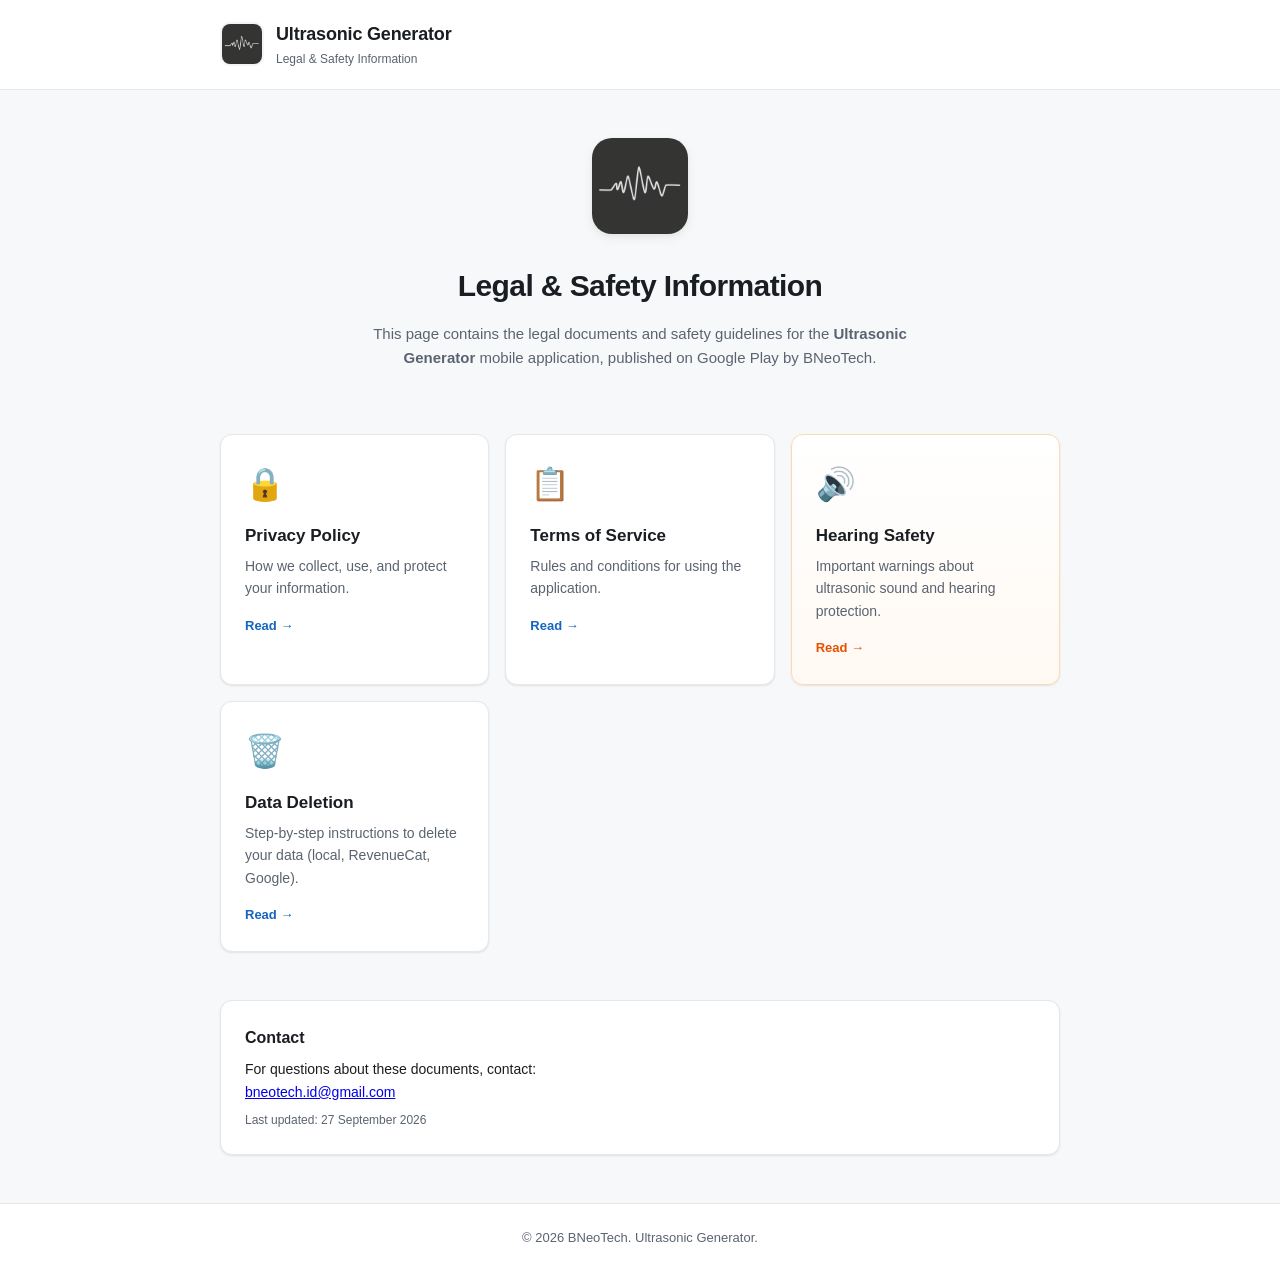
<file: index.html>
<!DOCTYPE html>
<html lang="en">
<head>
    <meta charset="UTF-8">
    <meta name="viewport" content="width=device-width, initial-scale=1.0">
    <title>Ultrasonic Generator — Legal &amp; Safety</title>
    <meta name="description" content="Privacy Policy, Terms of Service, and Hearing Safety information for the Ultrasonic Generator app.">
    <link rel="icon" type="image/png" href="logo.png">
    <link rel="apple-touch-icon" href="logo.png">
    <link rel="stylesheet" href="style.css">
</head>
<body>
    <header class="site-header">
        <div class="container">
            <a class="brand" href="index.html">
                <img class="brand-logo" src="logo.png" alt="Ultrasonic Generator logo">
                <div>
                    <h1>Ultrasonic Generator</h1>
                    <p class="brand-sub">Legal &amp; Safety Information</p>
                </div>
            </a>
        </div>
    </header>

    <main class="container">
        <section class="hero">
            <img class="hero-logo" src="logo.png" alt="Ultrasonic Generator">
            <h2>Legal &amp; Safety Information</h2>
            <p>
                This page contains the legal documents and safety guidelines for
                the <strong>Ultrasonic Generator</strong> mobile application,
                published on Google Play by BNeoTech.
            </p>
        </section>

        <div class="card-grid">
            <a class="card" href="privacy.html">
                <div class="card-icon">🔒</div>
                <h3>Privacy Policy</h3>
                <p>How we collect, use, and protect your information.</p>
                <span class="card-link">Read →</span>
            </a>

            <a class="card" href="terms.html">
                <div class="card-icon">📋</div>
                <h3>Terms of Service</h3>
                <p>Rules and conditions for using the application.</p>
                <span class="card-link">Read →</span>
            </a>

            <a class="card card-safety" href="safety.html">
                <div class="card-icon">🔊</div>
                <h3>Hearing Safety</h3>
                <p>Important warnings about ultrasonic sound and hearing protection.</p>
                <span class="card-link">Read →</span>
            </a>

            <a class="card" href="privacy.html#data-deletion">
                <div class="card-icon">🗑️</div>
                <h3>Data Deletion</h3>
                <p>Step-by-step instructions to delete your data (local, RevenueCat, Google).</p>
                <span class="card-link">Read →</span>
            </a>
        </div>

        <section class="contact">
            <h3>Contact</h3>
            <p>
                For questions about these documents, contact:<br>
                <a href="mailto:bneotech.id@gmail.com">bneotech.id@gmail.com</a>
            </p>
            <p class="muted">
                Last updated: 27 September 2026
            </p>
        </section>
    </main>

    <footer class="site-footer">
        <div class="container">
            <p>&copy; 2026 BNeoTech. Ultrasonic Generator.</p>
        </div>
    </footer>
</body>
</html>
</file>
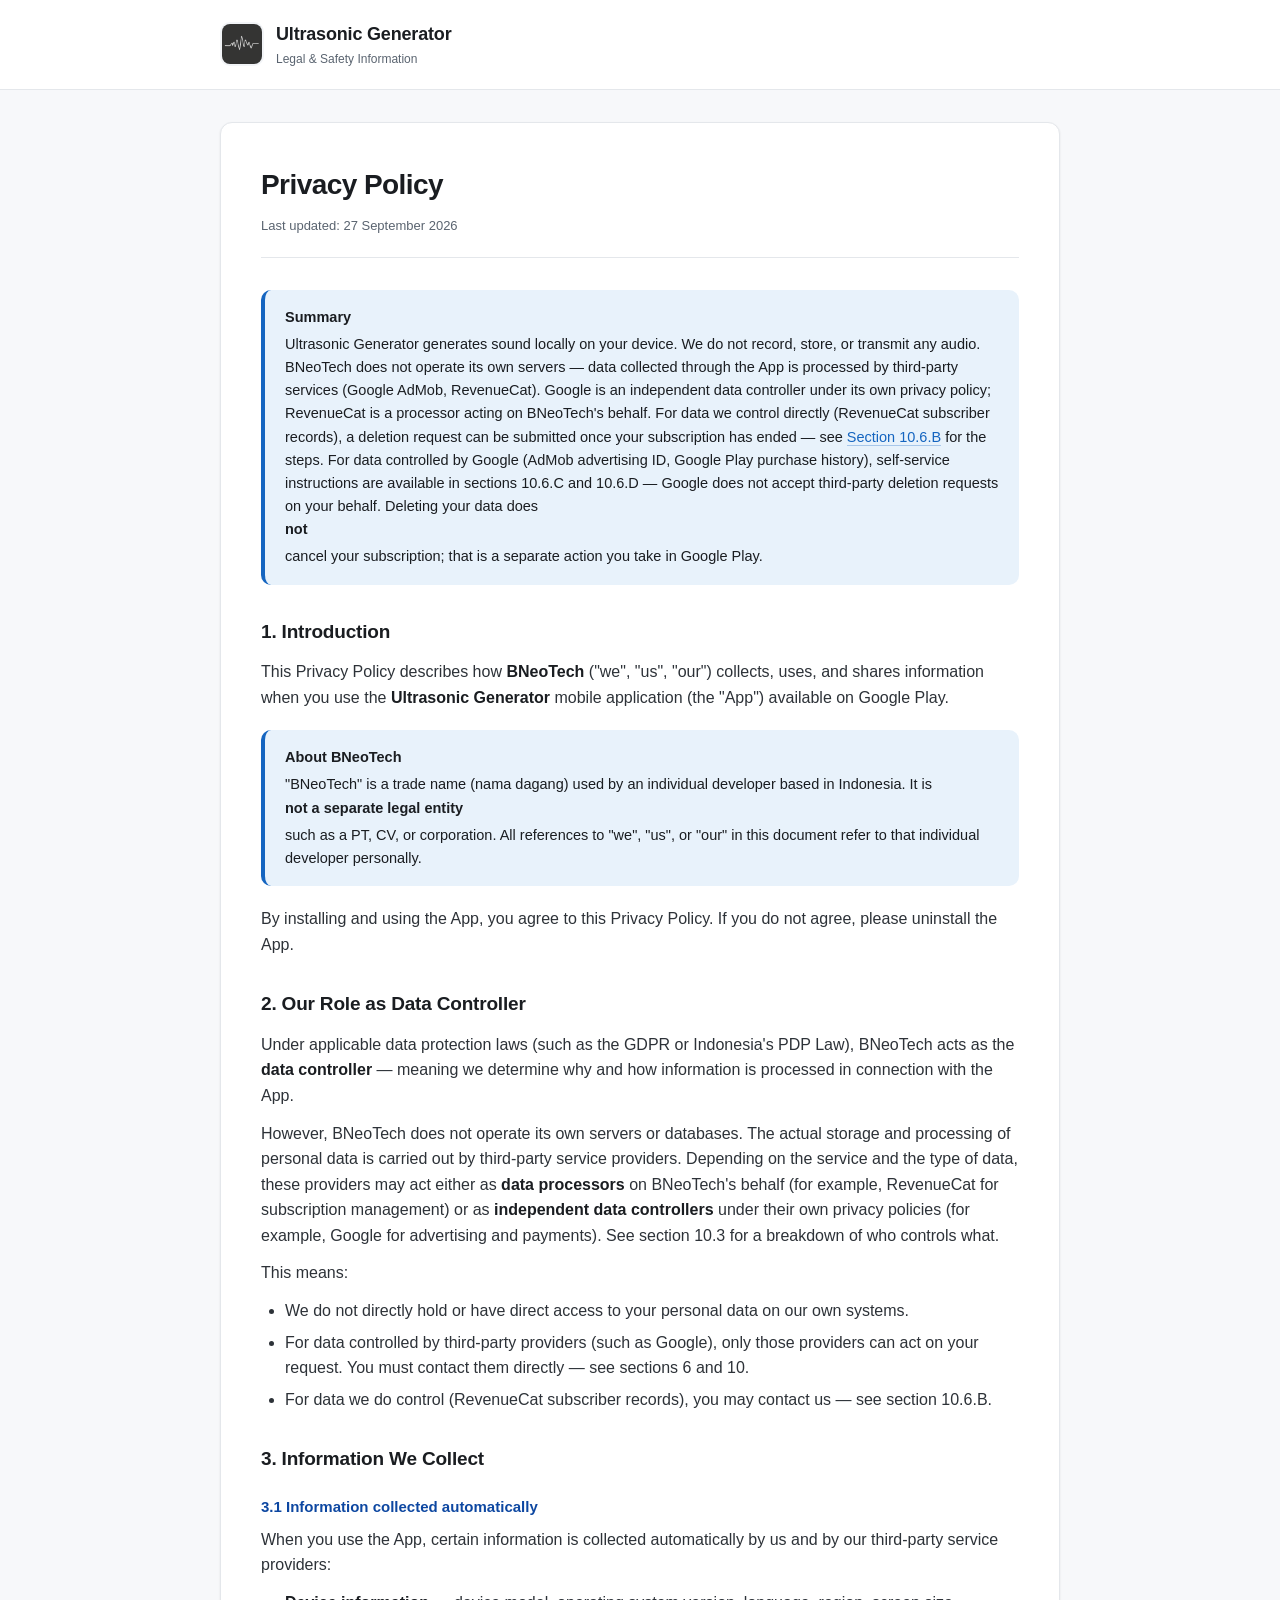
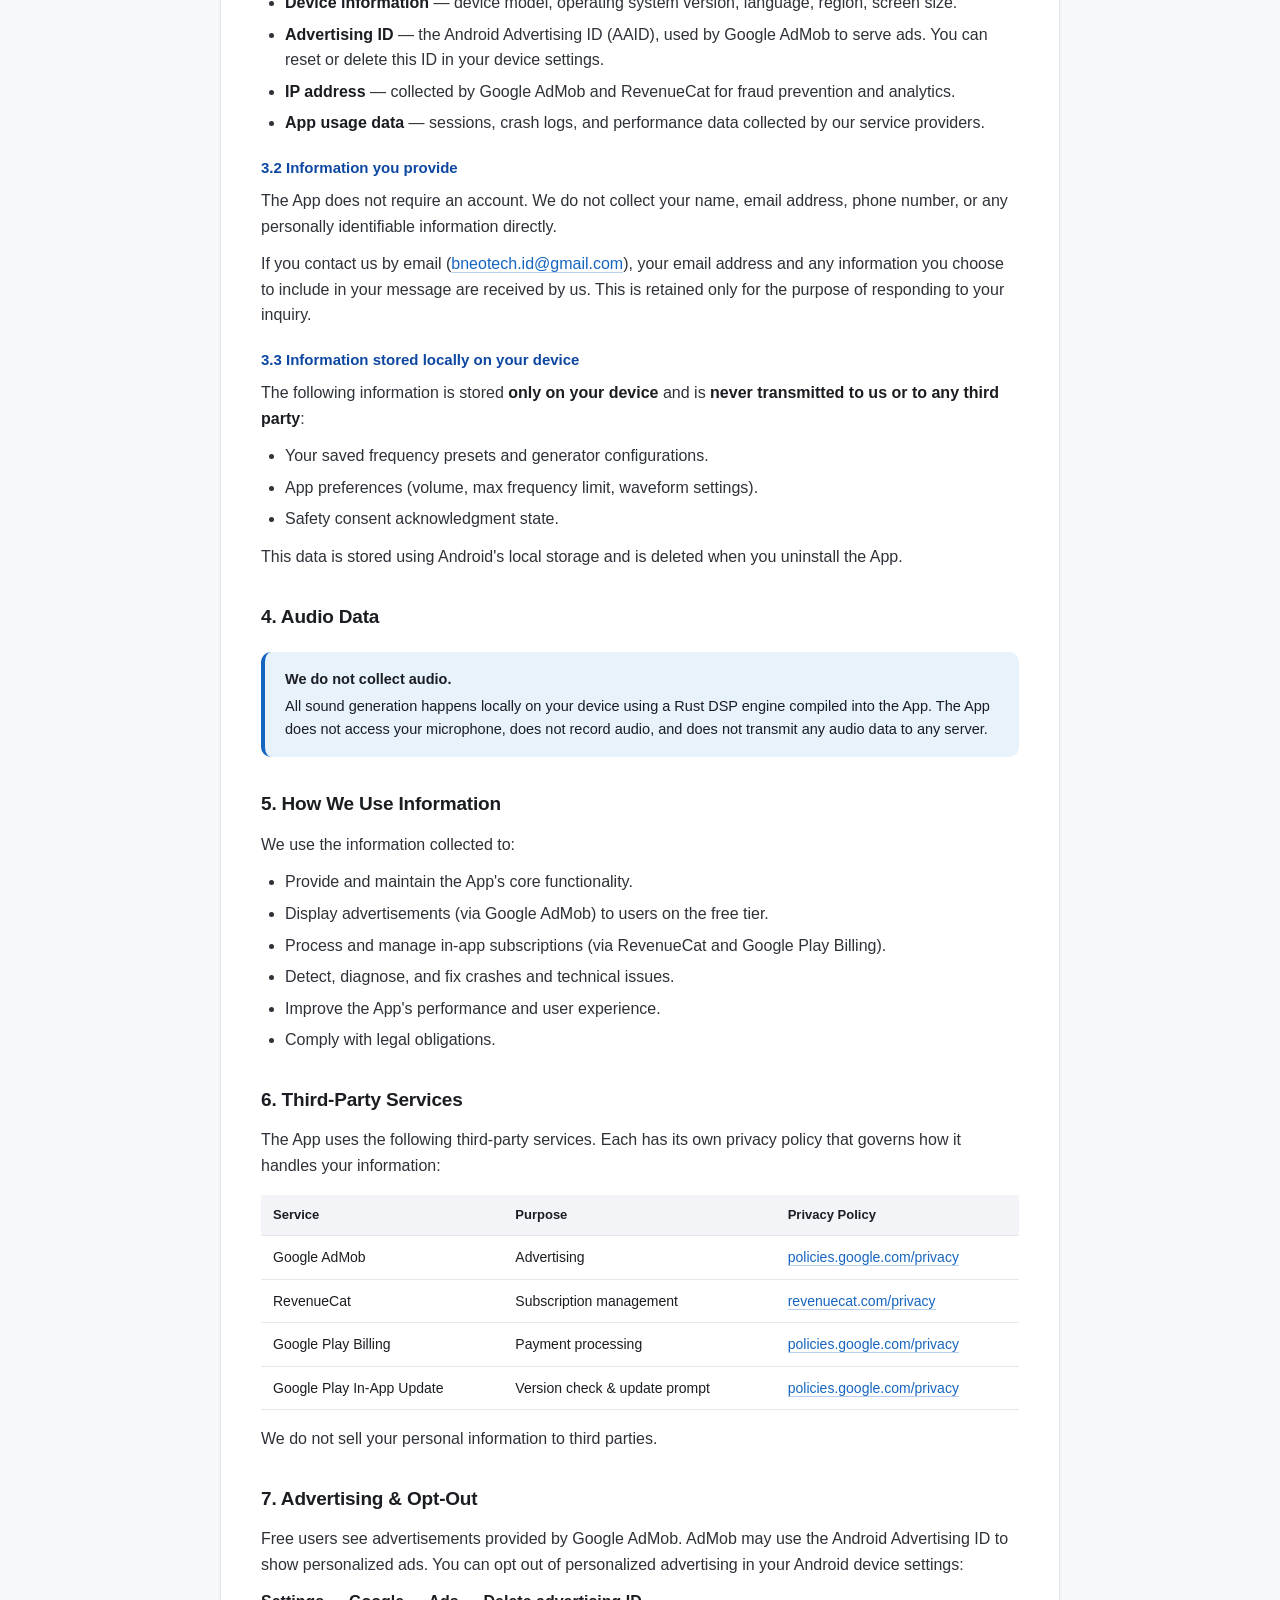
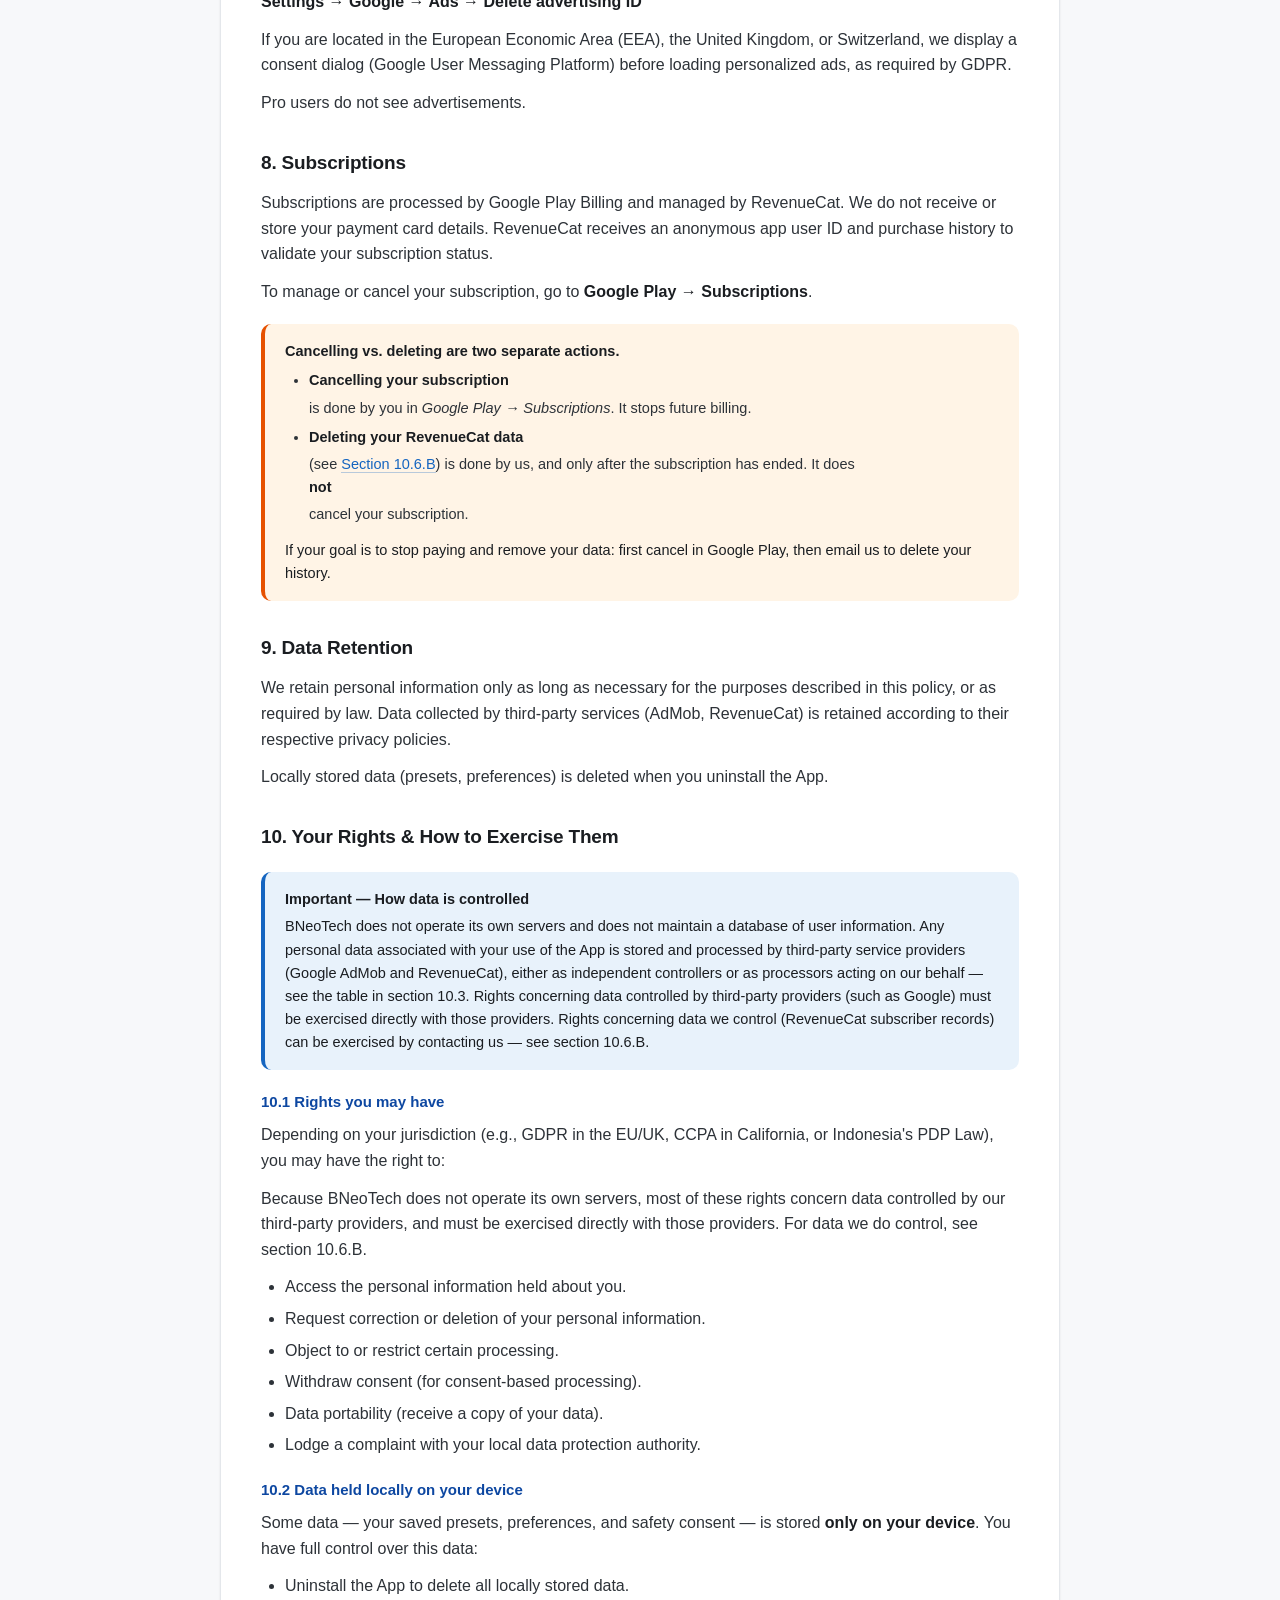
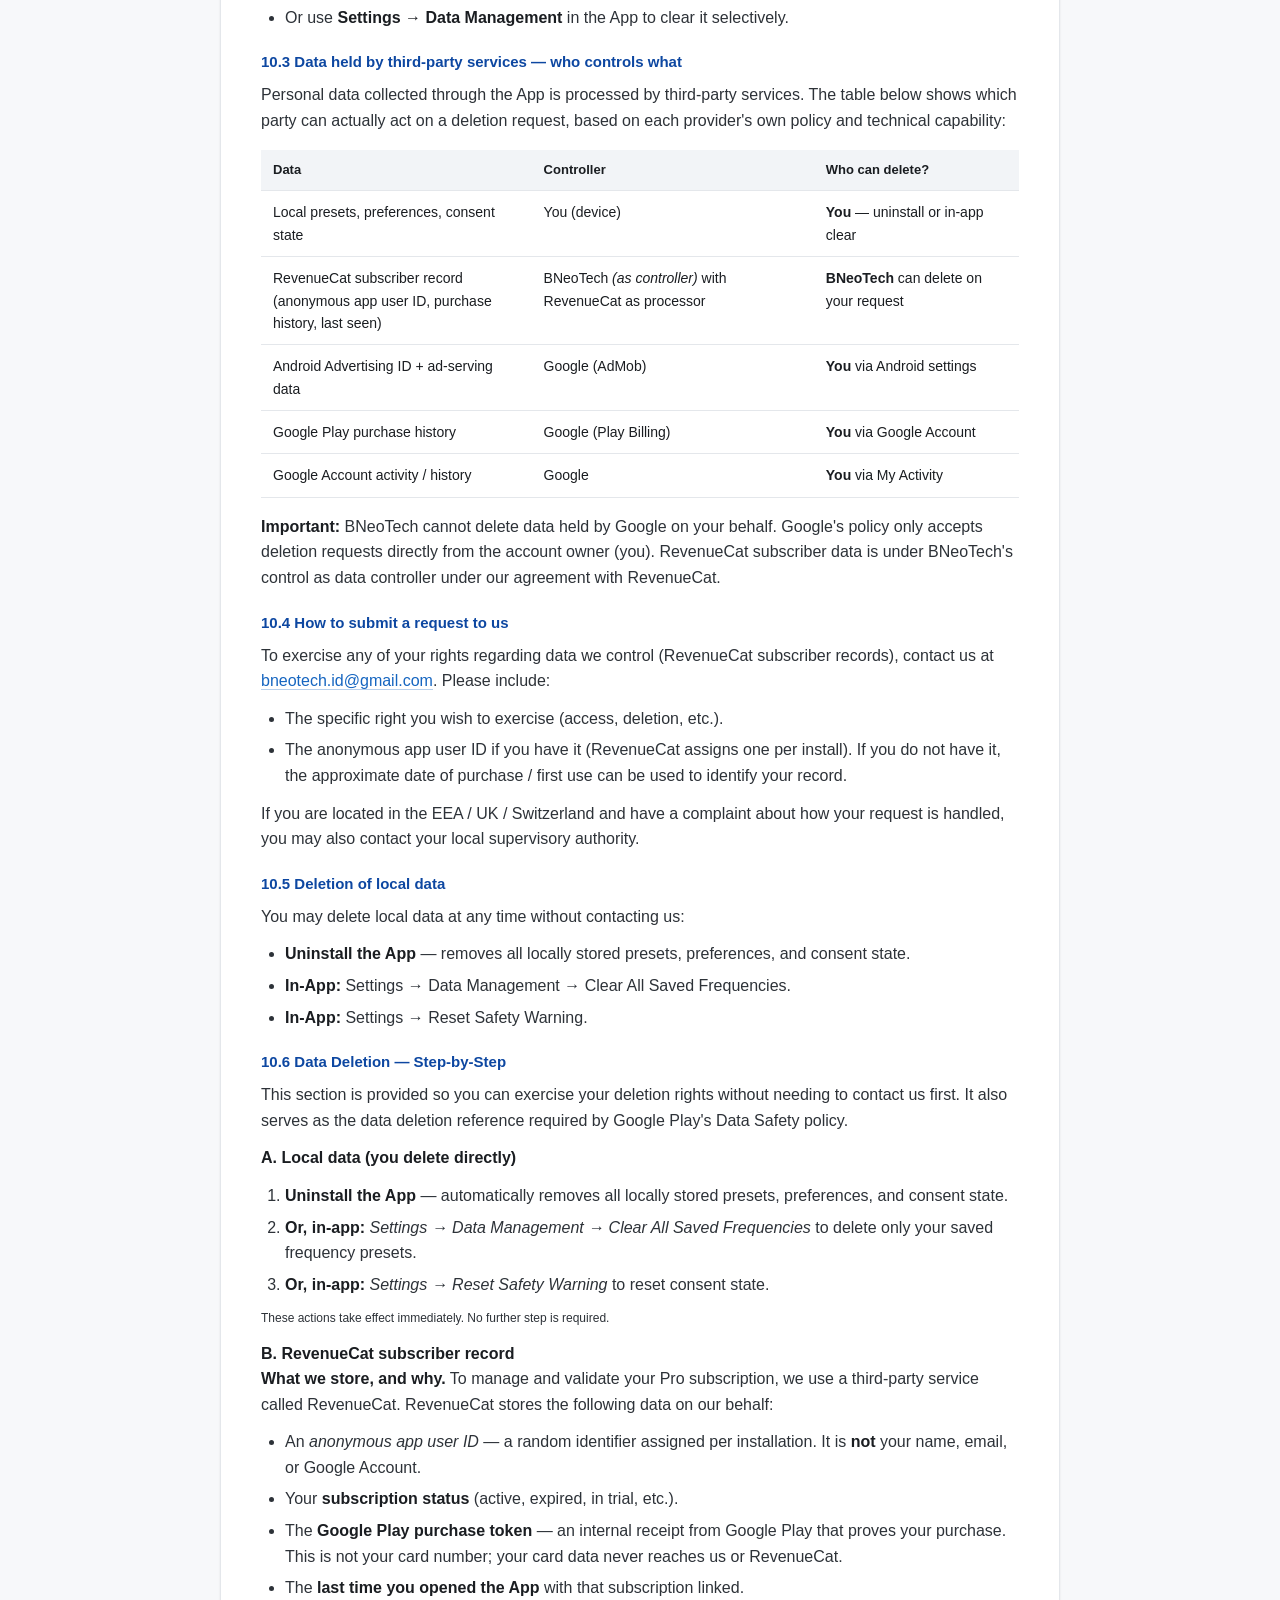
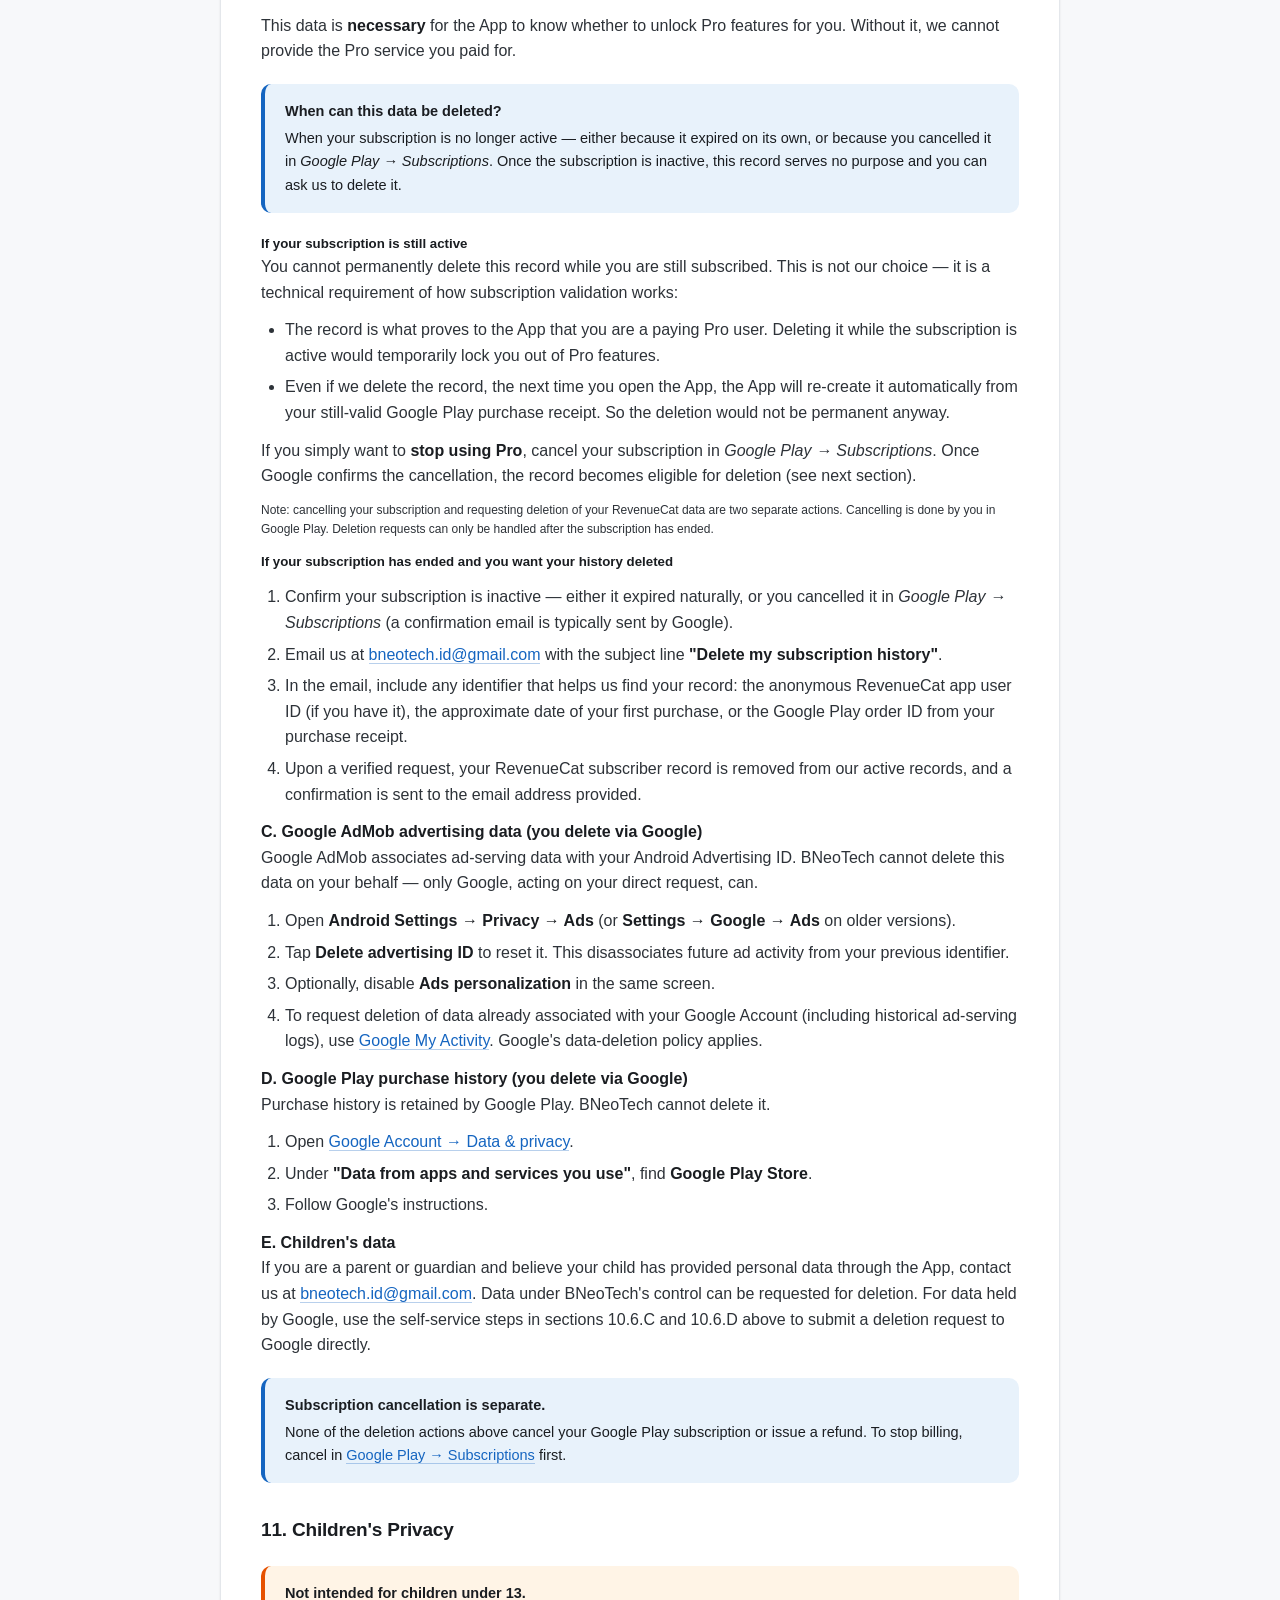
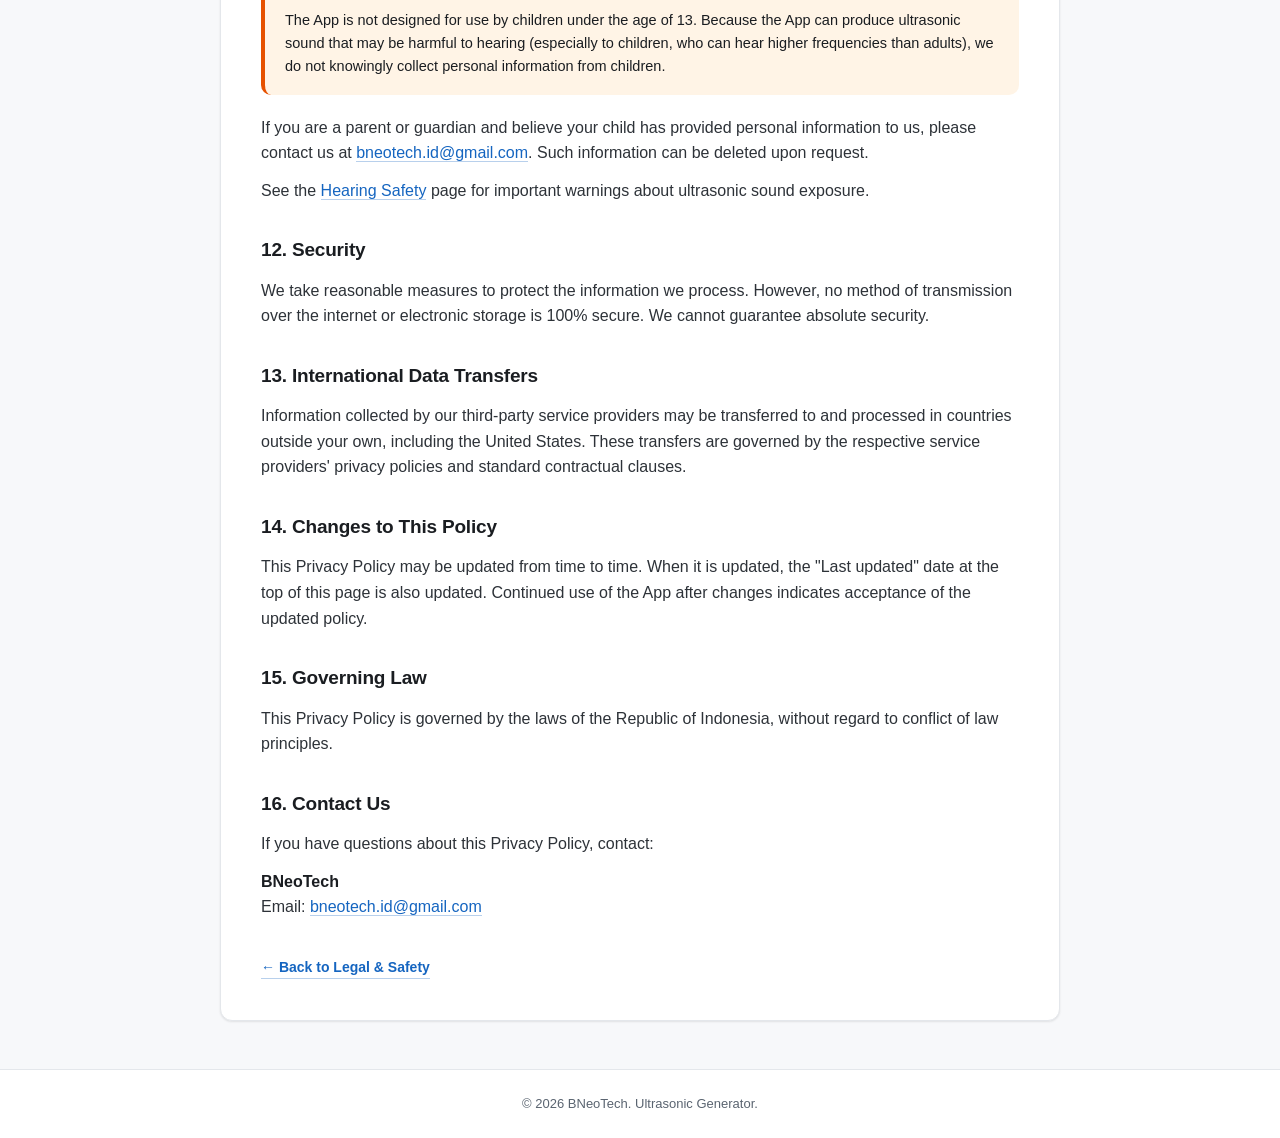
<file: privacy.html>
<!DOCTYPE html>
<html lang="en">
<head>
    <meta charset="UTF-8">
    <meta name="viewport" content="width=device-width, initial-scale=1.0">
    <title>Privacy Policy — Ultrasonic Generator</title>
    <meta name="description" content="Privacy Policy for the Ultrasonic Generator mobile application.">
    <link rel="icon" type="image/png" href="logo.png">
    <link rel="apple-touch-icon" href="logo.png">
    <link rel="stylesheet" href="style.css">
</head>
<body>
    <header class="site-header">
        <div class="container">
            <a class="brand" href="index.html">
                <img class="brand-logo" src="logo.png" alt="Ultrasonic Generator logo">
                <div>
                    <h1>Ultrasonic Generator</h1>
                    <p class="brand-sub">Legal &amp; Safety Information</p>
                </div>
            </a>
        </div>
    </header>

    <main class="container">
        <article class="doc">
            <h1>Privacy Policy</h1>
            <p class="meta">Last updated: 27 September 2026</p>

            <div class="callout callout-info">
                <strong>Summary</strong>
                Ultrasonic Generator generates sound locally on your device.
                We do not record, store, or transmit any audio. BNeoTech does
                not operate its own servers — data collected through the App
                is processed by third-party services (Google AdMob,
                RevenueCat). Google is an independent data controller under
                its own privacy policy; RevenueCat is a processor acting on
                BNeoTech's behalf. For data we control directly
                (RevenueCat subscriber records), a deletion request can be
                submitted once your subscription has ended — see
                <a href="#data-deletion">Section 10.6.B</a> for the steps.
                For data controlled by Google (AdMob advertising ID, Google
                Play purchase history), self-service instructions are
                available in sections 10.6.C and 10.6.D — Google does not
                accept third-party deletion requests on your behalf.
                Deleting your data does <strong>not</strong> cancel your
                subscription; that is a separate action you take in Google
                Play.
            </div>

            <h2>1. Introduction</h2>
            <p>
                This Privacy Policy describes how <strong>BNeoTech</strong>
                ("we", "us", "our") collects, uses, and shares information when
                you use the <strong>Ultrasonic Generator</strong> mobile
                application (the "App") available on Google Play.
            </p>
            <div class="callout callout-info">
                <strong>About BNeoTech</strong>
                "BNeoTech" is a trade name (nama dagang) used by an individual
                developer based in Indonesia. It is <strong>not a separate legal
                entity</strong> such as a PT, CV, or corporation. All references
                to "we", "us", or "our" in this document refer to that
                individual developer personally.
            </div>
            <p>
                By installing and using the App, you agree to this Privacy Policy.
                If you do not agree, please uninstall the App.
            </p>

            <h2>2. Our Role as Data Controller</h2>
            <p>
                Under applicable data protection laws (such as the GDPR or
                Indonesia's PDP Law), BNeoTech acts as the
                <strong>data controller</strong> — meaning we determine why and
                how information is processed in connection with the App.
            </p>
            <p>
                However, BNeoTech does not operate its own servers or databases.
                The actual storage and processing of personal data is carried
                out by third-party service providers. Depending on the service
                and the type of data, these providers may act either as
                <strong>data processors</strong> on BNeoTech's behalf (for
                example, RevenueCat for subscription management) or as
                <strong>independent data controllers</strong> under their own
                privacy policies (for example, Google for advertising and
                payments). See section 10.3 for a breakdown of who controls
                what.
            </p>
            <p>
                This means:
            </p>
            <ul>
                <li>We do not directly hold or have direct access to your personal data on our own systems.</li>
                <li>For data controlled by third-party providers (such as Google), only those providers can act on your request. You must contact them directly — see sections 6 and 10.</li>
                <li>For data we do control (RevenueCat subscriber records), you may contact us — see section 10.6.B.</li>
            </ul>

            <h2>3. Information We Collect</h2>

            <h3>3.1 Information collected automatically</h3>
            <p>
                When you use the App, certain information is collected
                automatically by us and by our third-party service providers:
            </p>
            <ul>
                <li><strong>Device information</strong> — device model, operating system version, language, region, screen size.</li>
                <li><strong>Advertising ID</strong> — the Android Advertising ID (AAID), used by Google AdMob to serve ads. You can reset or delete this ID in your device settings.</li>
                <li><strong>IP address</strong> — collected by Google AdMob and RevenueCat for fraud prevention and analytics.</li>
                <li><strong>App usage data</strong> — sessions, crash logs, and performance data collected by our service providers.</li>
            </ul>

            <h3>3.2 Information you provide</h3>
            <p>
                The App does not require an account. We do not collect your name,
                email address, phone number, or any personally identifiable
                information directly.
            </p>
            <p>
                If you contact us by email
                (<a href="mailto:bneotech.id@gmail.com">bneotech.id@gmail.com</a>),
                your email address and any information you choose to include
                in your message are received by us. This is retained only for
                the purpose of responding to your inquiry.
            </p>

            <h3>3.3 Information stored locally on your device</h3>
            <p>
                The following information is stored <strong>only on your device</strong>
                and is <strong>never transmitted to us or to any third party</strong>:
            </p>
            <ul>
                <li>Your saved frequency presets and generator configurations.</li>
                <li>App preferences (volume, max frequency limit, waveform settings).</li>
                <li>Safety consent acknowledgment state.</li>
            </ul>
            <p>
                This data is stored using Android's local storage and is deleted
                when you uninstall the App.
            </p>

            <h2>4. Audio Data</h2>
            <div class="callout callout-info">
                <strong>We do not collect audio.</strong>
                All sound generation happens locally on your device using a Rust
                DSP engine compiled into the App. The App does not access your
                microphone, does not record audio, and does not transmit any
                audio data to any server.
            </div>

            <h2>5. How We Use Information</h2>
            <p>We use the information collected to:</p>
            <ul>
                <li>Provide and maintain the App's core functionality.</li>
                <li>Display advertisements (via Google AdMob) to users on the free tier.</li>
                <li>Process and manage in-app subscriptions (via RevenueCat and Google Play Billing).</li>
                <li>Detect, diagnose, and fix crashes and technical issues.</li>
                <li>Improve the App's performance and user experience.</li>
                <li>Comply with legal obligations.</li>
            </ul>

            <h2>6. Third-Party Services</h2>
            <p>
                The App uses the following third-party services. Each has its
                own privacy policy that governs how it handles your information:
            </p>
            <table>
                <thead>
                    <tr>
                        <th>Service</th>
                        <th>Purpose</th>
                        <th>Privacy Policy</th>
                    </tr>
                </thead>
                <tbody>
                    <tr>
                        <td>Google AdMob</td>
                        <td>Advertising</td>
                        <td><a href="https://policies.google.com/privacy" target="_blank" rel="noopener">policies.google.com/privacy</a></td>
                    </tr>
                    <tr>
                        <td>RevenueCat</td>
                        <td>Subscription management</td>
                        <td><a href="https://www.revenuecat.com/privacy" target="_blank" rel="noopener">revenuecat.com/privacy</a></td>
                    </tr>
                    <tr>
                        <td>Google Play Billing</td>
                        <td>Payment processing</td>
                        <td><a href="https://policies.google.com/privacy" target="_blank" rel="noopener">policies.google.com/privacy</a></td>
                    </tr>
                    <tr>
                        <td>Google Play In-App Update</td>
                        <td>Version check &amp; update prompt</td>
                        <td><a href="https://policies.google.com/privacy" target="_blank" rel="noopener">policies.google.com/privacy</a></td>
                    </tr>
                </tbody>
            </table>
            <p>
                We do not sell your personal information to third parties.
            </p>

            <h2>7. Advertising &amp; Opt-Out</h2>
            <p>
                Free users see advertisements provided by Google AdMob. AdMob may
                use the Android Advertising ID to show personalized ads. You can
                opt out of personalized advertising in your Android device
                settings:
            </p>
            <p>
                <strong>Settings → Google → Ads → Delete advertising ID</strong>
            </p>
            <p>
                If you are located in the European Economic Area (EEA), the
                United Kingdom, or Switzerland, we display a consent dialog
                (Google User Messaging Platform) before loading personalized ads,
                as required by GDPR.
            </p>
            <p>
                Pro users do not see advertisements.
            </p>

            <h2 id="subscriptions">8. Subscriptions</h2>
            <p>
                Subscriptions are processed by Google Play Billing and managed by
                RevenueCat. We do not receive or store your payment card details.
                RevenueCat receives an anonymous app user ID and purchase history
                to validate your subscription status.
            </p>
            <p>
                To manage or cancel your subscription, go to
                <strong>Google Play → Subscriptions</strong>.
            </p>
            <div class="callout callout-warning">
                <strong>Cancelling vs. deleting are two separate actions.</strong>
                <ul style="margin-top:6px;">
                    <li>
                        <strong>Cancelling your subscription</strong> is done by
                        you in <em>Google Play → Subscriptions</em>. It stops
                        future billing.
                    </li>
                    <li>
                        <strong>Deleting your RevenueCat data</strong> (see
                        <a href="#data-deletion">Section 10.6.B</a>) is done by
                        us, and only after the subscription has ended. It does
                        <strong>not</strong> cancel your subscription.
                    </li>
                </ul>
                If your goal is to stop paying and remove your data: first
                cancel in Google Play, then email us to delete your history.
            </div>

            <h2>9. Data Retention</h2>
            <p>
                We retain personal information only as long as necessary for the
                purposes described in this policy, or as required by law.
                Data collected by third-party services (AdMob, RevenueCat) is
                retained according to their respective privacy policies.
            </p>
            <p>
                Locally stored data (presets, preferences) is deleted when you
                uninstall the App.
            </p>

            <h2>10. Your Rights &amp; How to Exercise Them</h2>

            <div class="callout callout-info">
                <strong>Important — How data is controlled</strong>
                BNeoTech does not operate its own servers and does not maintain
                a database of user information. Any personal data associated
                with your use of the App is stored and processed by third-party
                service providers (Google AdMob and RevenueCat), either as
                independent controllers or as processors acting on our behalf
                — see the table in section 10.3. Rights concerning data
                controlled by third-party providers (such as Google) must be
                exercised directly with those providers. Rights concerning
                data we control (RevenueCat subscriber records) can be
                exercised by contacting us — see section 10.6.B.
            </div>

            <h3>10.1 Rights you may have</h3>
            <p>Depending on your jurisdiction (e.g., GDPR in the EU/UK, CCPA in California, or Indonesia's PDP Law), you may have the right to:</p>
            <p>Because BNeoTech does not operate its own servers, most of these rights concern data controlled by our third-party providers, and must be exercised directly with those providers. For data we do control, see section 10.6.B.</p>
            <ul>
                <li>Access the personal information held about you.</li>
                <li>Request correction or deletion of your personal information.</li>
                <li>Object to or restrict certain processing.</li>
                <li>Withdraw consent (for consent-based processing).</li>
                <li>Data portability (receive a copy of your data).</li>
                <li>Lodge a complaint with your local data protection authority.</li>
            </ul>

            <h3>10.2 Data held locally on your device</h3>
            <p>
                Some data — your saved presets, preferences, and safety consent
                — is stored <strong>only on your device</strong>. You have full
                control over this data:
            </p>
            <ul>
                <li>Uninstall the App to delete all locally stored data.</li>
                <li>Or use <strong>Settings &rarr; Data Management</strong> in the App to clear it selectively.</li>
            </ul>

            <h3>10.3 Data held by third-party services — who controls what</h3>
            <p>
                Personal data collected through the App is processed by
                third-party services. The table below shows which party can
                actually act on a deletion request, based on each provider's
                own policy and technical capability:
            </p>
            <table>
                <thead>
                    <tr>
                        <th>Data</th>
                        <th>Controller</th>
                        <th>Who can delete?</th>
                    </tr>
                </thead>
                <tbody>
                    <tr>
                        <td>Local presets, preferences, consent state</td>
                        <td>You (device)</td>
                        <td><strong>You</strong> — uninstall or in-app clear</td>
                    </tr>
                    <tr>
                        <td>RevenueCat subscriber record<br>(anonymous app user ID, purchase history, last seen)</td>
                        <td>BNeoTech <em>(as controller)</em> with RevenueCat as processor</td>
                        <td><strong>BNeoTech</strong> can delete on your request</td>
                    </tr>
                    <tr>
                        <td>Android Advertising ID + ad-serving data</td>
                        <td>Google (AdMob)</td>
                        <td><strong>You</strong> via Android settings</td>
                    </tr>
                    <tr>
                        <td>Google Play purchase history</td>
                        <td>Google (Play Billing)</td>
                        <td><strong>You</strong> via Google Account</td>
                    </tr>
                    <tr>
                        <td>Google Account activity / history</td>
                        <td>Google</td>
                        <td><strong>You</strong> via My Activity</td>
                    </tr>
                </tbody>
            </table>
            <p>
                <strong>Important:</strong> BNeoTech cannot delete data held by
                Google on your behalf. Google's policy only accepts deletion
                requests directly from the account owner (you). RevenueCat
                subscriber data is under BNeoTech's control as data controller
                under our agreement with RevenueCat.
            </p>

            <h3>10.4 How to submit a request to us</h3>
            <p>
                To exercise any of your rights regarding data we control
                (RevenueCat subscriber records), contact us at
                <a href="mailto:bneotech.id@gmail.com">bneotech.id@gmail.com</a>.
                Please include:
            </p>
            <ul>
                <li>The specific right you wish to exercise (access, deletion, etc.).</li>
                <li>The anonymous app user ID if you have it (RevenueCat assigns one per install). If you do not have it, the approximate date of purchase / first use can be used to identify your record.</li>
            </ul>
            <p>
                If you are located in the EEA / UK / Switzerland and have a
                complaint about how your request is handled, you may also
                contact your local supervisory authority.
            </p>

            <h3>10.5 Deletion of local data</h3>
            <p>
                You may delete local data at any time without contacting us:
            </p>
            <ul>
                <li><strong>Uninstall the App</strong> — removes all locally stored presets, preferences, and consent state.</li>
                <li><strong>In-App:</strong> Settings &rarr; Data Management &rarr; Clear All Saved Frequencies.</li>
                <li><strong>In-App:</strong> Settings &rarr; Reset Safety Warning.</li>
            </ul>

            <h3 id="data-deletion">10.6 Data Deletion — Step-by-Step</h3>
            <p>
                This section is provided so you can exercise your deletion
                rights without needing to contact us first. It also serves as
                the data deletion reference required by Google Play's Data
                Safety policy.
            </p>

            <h4>A. Local data (you delete directly)</h4>
            <ol>
                <li><strong>Uninstall the App</strong> — automatically removes all locally stored presets, preferences, and consent state.</li>
                <li><strong>Or, in-app:</strong> <em>Settings &rarr; Data Management &rarr; Clear All Saved Frequencies</em> to delete only your saved frequency presets.</li>
                <li><strong>Or, in-app:</strong> <em>Settings &rarr; Reset Safety Warning</em> to reset consent state.</li>
            </ol>
            <p class="muted">
                These actions take effect immediately. No further step is required.
            </p>

            <h4>B. RevenueCat subscriber record</h4>

            <p>
                <strong>What we store, and why.</strong> To manage and validate
                your Pro subscription, we use a third-party service called
                RevenueCat. RevenueCat stores the following data on our behalf:
            </p>
            <ul>
                <li>An <em>anonymous app user ID</em> — a random identifier
                    assigned per installation. It is <strong>not</strong> your
                    name, email, or Google Account.</li>
                <li>Your <strong>subscription status</strong> (active,
                    expired, in trial, etc.).</li>
                <li>The <strong>Google Play purchase token</strong> — an
                    internal receipt from Google Play that proves your purchase.
                    This is not your card number; your card data never reaches
                    us or RevenueCat.</li>
                <li>The <strong>last time you opened the App</strong> with
                    that subscription linked.</li>
            </ul>
            <p>
                This data is <strong>necessary</strong> for the App to know
                whether to unlock Pro features for you. Without it, we cannot
                provide the Pro service you paid for.
            </p>

            <div class="callout callout-info">
                <strong>When can this data be deleted?</strong>
                When your subscription is no longer active — either because it
                expired on its own, or because you cancelled it in
                <em>Google Play → Subscriptions</em>. Once the subscription is
                inactive, this record serves no purpose and you can ask us to
                delete it.
            </div>

            <h5>If your subscription is still active</h5>
            <p>
                You cannot permanently delete this record while you are still
                subscribed. This is not our choice — it is a technical
                requirement of how subscription validation works:
            </p>
            <ul>
                <li>
                    The record is what proves to the App that you are a paying
                    Pro user. Deleting it while the subscription is active
                    would temporarily lock you out of Pro features.
                </li>
                <li>
                    Even if we delete the record, the next time you open the
                    App, the App will re-create it automatically from your
                    still-valid Google Play purchase receipt. So the deletion
                    would not be permanent anyway.
                </li>
            </ul>
            <p>
                If you simply want to <strong>stop using Pro</strong>, cancel
                your subscription in
                <em>Google Play → Subscriptions</em>. Once Google confirms the
                cancellation, the record becomes eligible for deletion (see
                next section).
            </p>
            <p class="muted">
                Note: cancelling your subscription and requesting deletion
                of your RevenueCat data are two separate actions. Cancelling
                is done by you in Google Play. Deletion requests can only be
                handled after the subscription has ended.
            </p>

            <h5>If your subscription has ended and you want your history deleted</h5>
            <ol>
                <li>
                    Confirm your subscription is inactive — either it expired
                    naturally, or you cancelled it in
                    <em>Google Play → Subscriptions</em> (a confirmation email is
                    typically sent by Google).
                </li>
                <li>
                    Email us at
                    <a href="mailto:bneotech.id@gmail.com">bneotech.id@gmail.com</a>
                    with the subject line
                    <strong>"Delete my subscription history"</strong>.
                </li>
                <li>
                    In the email, include any identifier that helps us find
                    your record: the anonymous RevenueCat app user ID (if you
                    have it), the approximate date of your first purchase, or
                    the Google Play order ID from your purchase receipt.
                </li>
                <li>
                    Upon a verified request, your RevenueCat subscriber
                    record is removed from our active records, and a
                    confirmation is sent to the email address provided.
                </li>
            </ol>

            <h4>C. Google AdMob advertising data (you delete via Google)</h4>
            <p>
                Google AdMob associates ad-serving data with your Android
                Advertising ID. BNeoTech cannot delete this data on your behalf
                — only Google, acting on your direct request, can.
            </p>
            <ol>
                <li>Open <strong>Android Settings &rarr; Privacy &rarr; Ads</strong> (or <strong>Settings &rarr; Google &rarr; Ads</strong> on older versions).</li>
                <li>Tap <strong>Delete advertising ID</strong> to reset it. This disassociates future ad activity from your previous identifier.</li>
                <li>Optionally, disable <strong>Ads personalization</strong> in the same screen.</li>
                <li>To request deletion of data already associated with your Google Account (including historical ad-serving logs), use <a href="https://myaccount.google.com/deleteactivity" target="_blank" rel="noopener">Google My Activity</a>. Google's data-deletion policy applies.</li>
            </ol>

            <h4>D. Google Play purchase history (you delete via Google)</h4>
            <p>
                Purchase history is retained by Google Play. BNeoTech cannot
                delete it.
            </p>
            <ol>
                <li>Open <a href="https://myaccount.google.com/" target="_blank" rel="noopener">Google Account &rarr; Data &amp; privacy</a>.</li>
                <li>Under <strong>"Data from apps and services you use"</strong>, find <strong>Google Play Store</strong>.</li>
                <li>Follow Google's instructions.</li>
            </ol>

            <h4>E. Children's data</h4>
            <p>
                If you are a parent or guardian and believe your child has
                provided personal data through the App, contact us at
                <a href="mailto:bneotech.id@gmail.com">bneotech.id@gmail.com</a>.
                Data under BNeoTech's control can be requested for
                deletion. For data held by Google, use the self-service
                steps in sections 10.6.C and 10.6.D above to submit a
                deletion request to Google directly.
            </p>

            <div class="callout callout-info">
                <strong>Subscription cancellation is separate.</strong>
                None of the deletion actions above cancel your Google Play
                subscription or issue a refund. To stop billing, cancel in
                <a href="#subscriptions">Google Play → Subscriptions</a> first.
            </div>

            <h2>11. Children's Privacy</h2>
            <div class="callout callout-warning">
                <strong>Not intended for children under 13.</strong>
                The App is not designed for use by children under the age of 13.
                Because the App can produce ultrasonic sound that may be harmful
                to hearing (especially to children, who can hear higher
                frequencies than adults), we do not knowingly collect personal
                information from children.
            </div>
            <p>
                If you are a parent or guardian and believe your child has
                provided personal information to us, please contact us at
                <a href="mailto:bneotech.id@gmail.com">bneotech.id@gmail.com</a>.
                Such information can be deleted upon request.
            </p>
            <p>
                See the <a href="safety.html">Hearing Safety</a> page for
                important warnings about ultrasonic sound exposure.
            </p>

            <h2>12. Security</h2>
            <p>
                We take reasonable measures to protect the information we
                process. However, no method of transmission over the internet
                or electronic storage is 100% secure. We cannot guarantee
                absolute security.
            </p>

            <h2>13. International Data Transfers</h2>
            <p>
                Information collected by our third-party service providers may be
                transferred to and processed in countries outside your own,
                including the United States. These transfers are governed by the
                respective service providers' privacy policies and standard
                contractual clauses.
            </p>

            <h2>14. Changes to This Policy</h2>
            <p>
                This Privacy Policy may be updated from time to time. When it
                is updated, the "Last updated" date at the top of this page
                is also updated. Continued use of the App after changes
                indicates acceptance of the updated policy.
            </p>

            <h2>15. Governing Law</h2>
            <p>
                This Privacy Policy is governed by the laws of the Republic of
                Indonesia, without regard to conflict of law principles.
            </p>

            <h2>16. Contact Us</h2>
            <p>
                If you have questions about this Privacy Policy, contact:
            </p>
            <p>
                <strong>BNeoTech</strong><br>
                Email: <a href="mailto:bneotech.id@gmail.com">bneotech.id@gmail.com</a>
            </p>

            <a class="back-link" href="index.html">← Back to Legal &amp; Safety</a>
        </article>
    </main>

    <footer class="site-footer">
        <div class="container">
            <p>&copy; 2026 BNeoTech. Ultrasonic Generator.</p>
        </div>
    </footer>
</body>
</html>
</file>
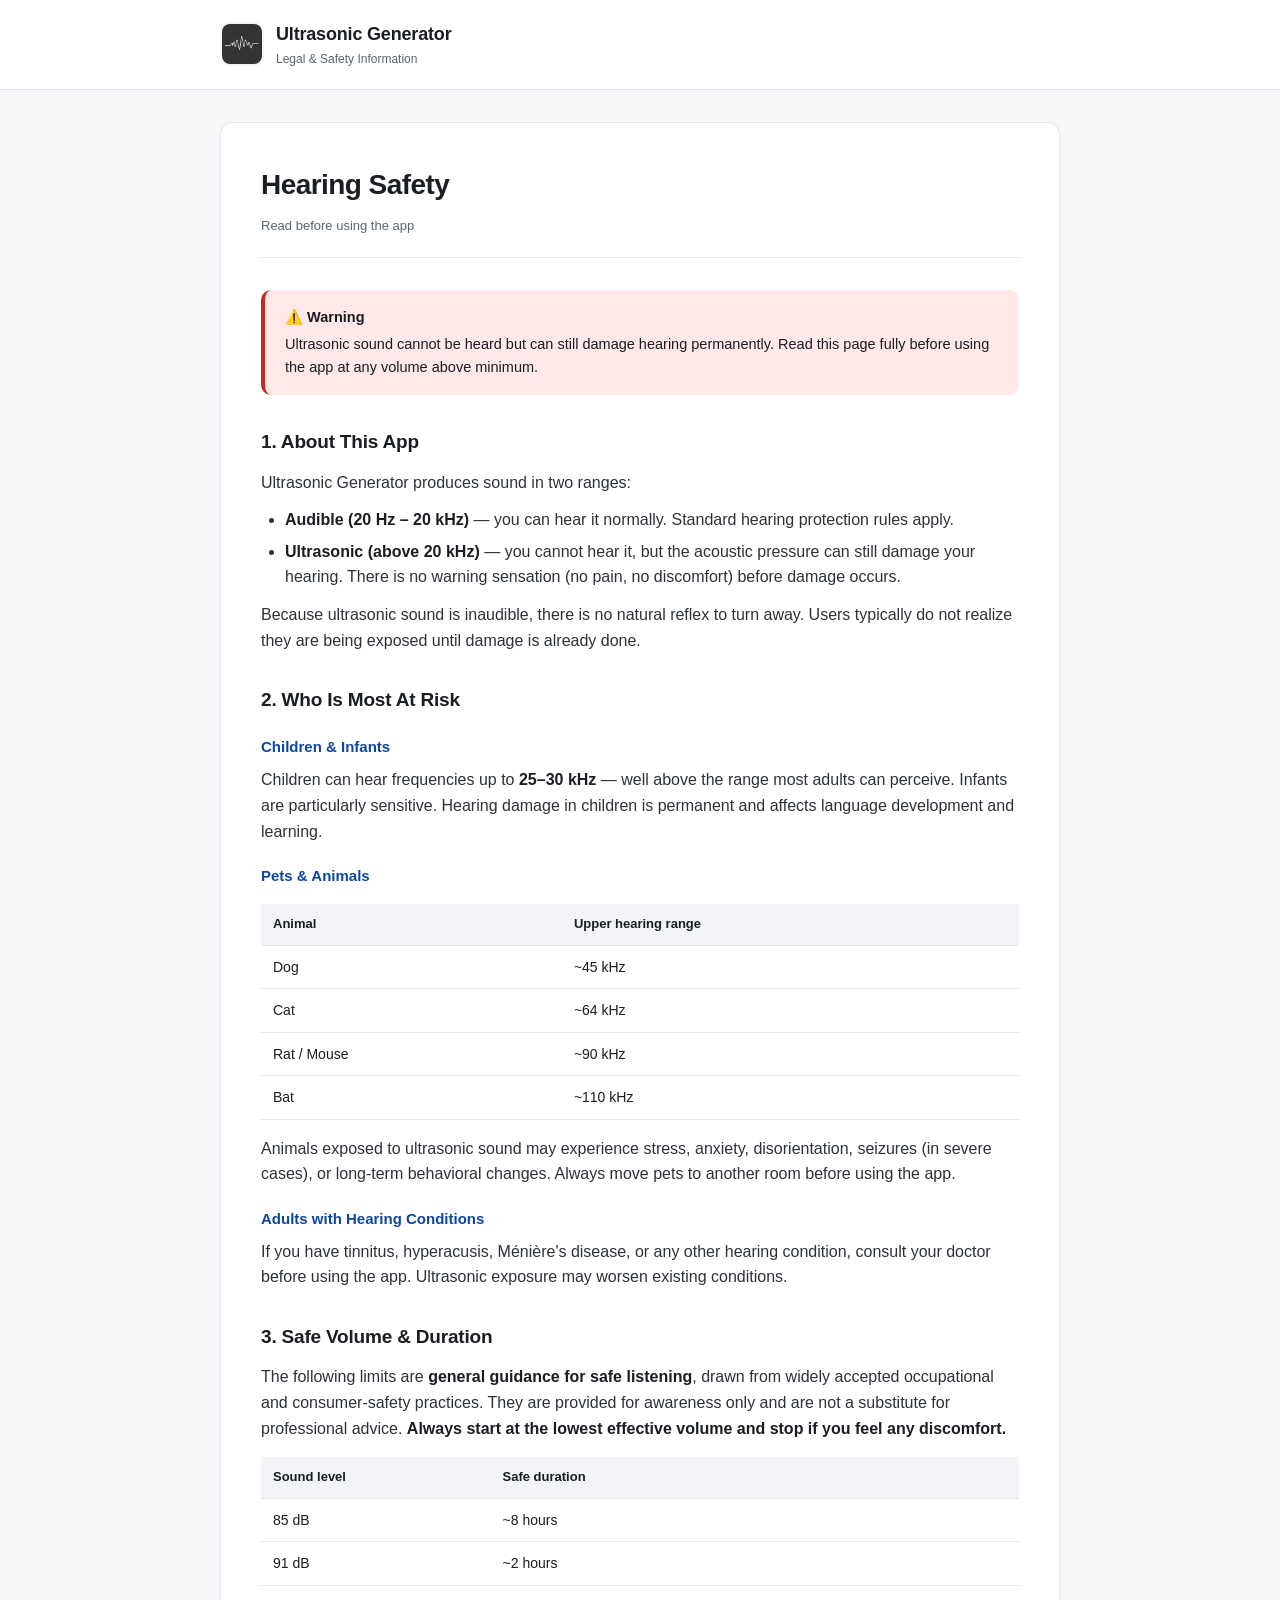
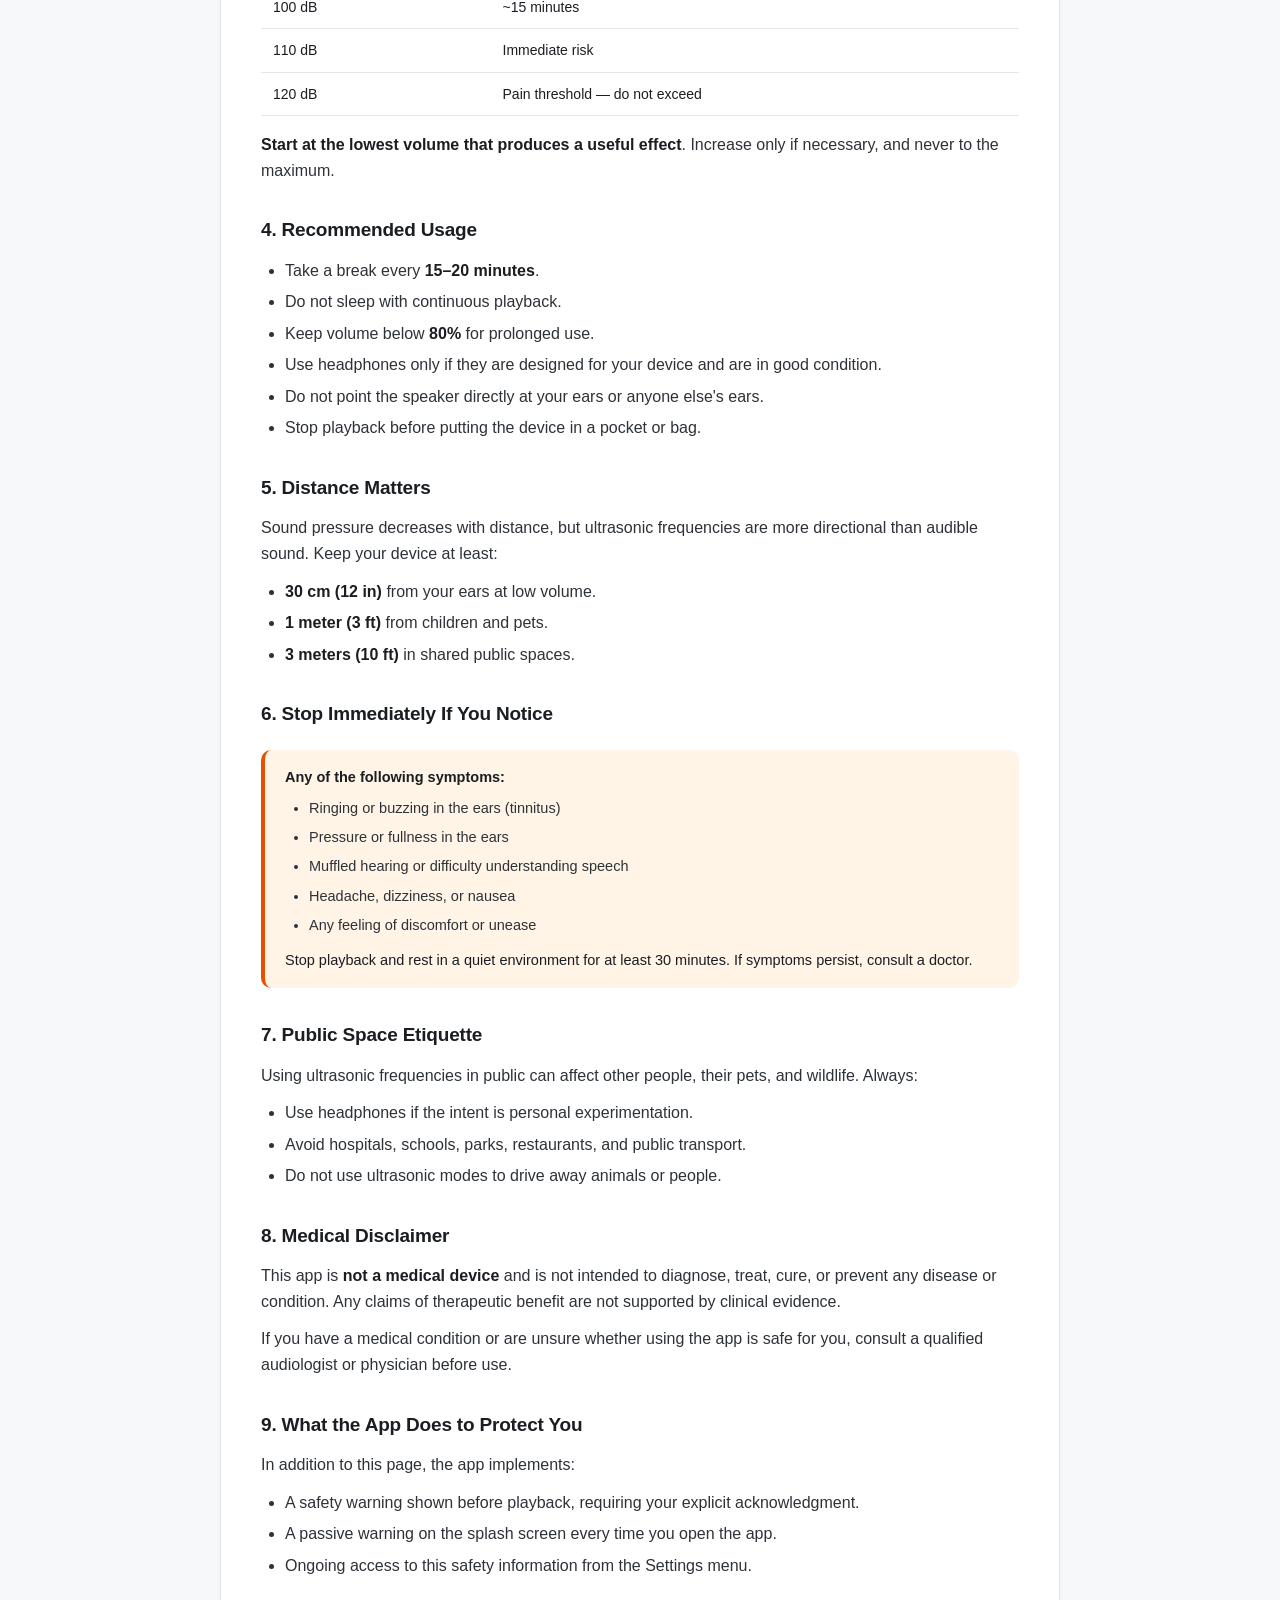
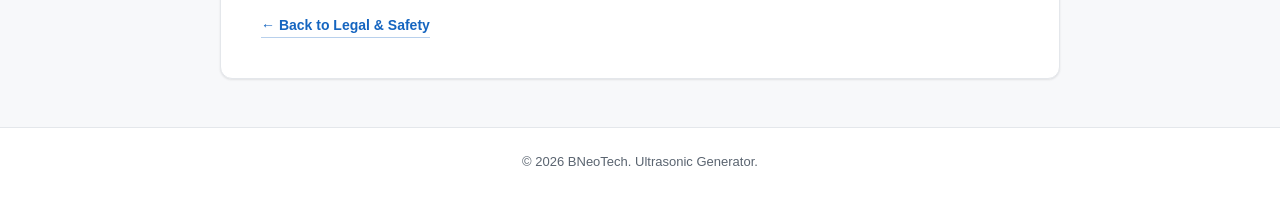
<file: safety.html>
<!DOCTYPE html>
<html lang="en">
<head>
    <meta charset="UTF-8">
    <meta name="viewport" content="width=device-width, initial-scale=1.0">
    <title>Hearing Safety — Ultrasonic Generator</title>
    <meta name="description" content="Hearing safety information for the Ultrasonic Generator app. Important warnings about ultrasonic sound exposure.">
    <link rel="icon" type="image/png" href="logo.png">
    <link rel="apple-touch-icon" href="logo.png">
    <link rel="stylesheet" href="style.css">
</head>
<body>
    <header class="site-header">
        <div class="container">
            <a class="brand" href="index.html">
                <img class="brand-logo" src="logo.png" alt="Ultrasonic Generator logo">
                <div>
                    <h1>Ultrasonic Generator</h1>
                    <p class="brand-sub">Legal &amp; Safety Information</p>
                </div>
            </a>
        </div>
    </header>

    <main class="container">
        <article class="doc">
            <h1>Hearing Safety</h1>
            <p class="meta">Read before using the app</p>

            <div class="callout callout-danger">
                <strong>⚠️ Warning</strong>
                Ultrasonic sound cannot be heard but can still damage hearing
                permanently. Read this page fully before using the app at any
                volume above minimum.
            </div>

            <h2>1. About This App</h2>
            <p>
                Ultrasonic Generator produces sound in two ranges:
            </p>
            <ul>
                <li>
                    <strong>Audible (20 Hz – 20 kHz)</strong> — you can hear it
                    normally. Standard hearing protection rules apply.
                </li>
                <li>
                    <strong>Ultrasonic (above 20 kHz)</strong> — you cannot
                    hear it, but the acoustic pressure can still damage your
                    hearing. There is no warning sensation (no pain, no
                    discomfort) before damage occurs.
                </li>
            </ul>
            <p>
                Because ultrasonic sound is inaudible, there is no natural
                reflex to turn away. Users typically do not realize they are
                being exposed until damage is already done.
            </p>

            <h2>2. Who Is Most At Risk</h2>

            <h3>Children &amp; Infants</h3>
            <p>
                Children can hear frequencies up to <strong>25–30 kHz</strong>
                — well above the range most adults can perceive. Infants are
                particularly sensitive. Hearing damage in children is
                permanent and affects language development and learning.
            </p>

            <h3>Pets &amp; Animals</h3>
            <table>
                <thead>
                    <tr>
                        <th>Animal</th>
                        <th>Upper hearing range</th>
                    </tr>
                </thead>
                <tbody>
                    <tr><td>Dog</td><td>~45 kHz</td></tr>
                    <tr><td>Cat</td><td>~64 kHz</td></tr>
                    <tr><td>Rat / Mouse</td><td>~90 kHz</td></tr>
                    <tr><td>Bat</td><td>~110 kHz</td></tr>
                </tbody>
            </table>
            <p>
                Animals exposed to ultrasonic sound may experience stress,
                anxiety, disorientation, seizures (in severe cases), or
                long-term behavioral changes. Always move pets to another room
                before using the app.
            </p>

            <h3>Adults with Hearing Conditions</h3>
            <p>
                If you have tinnitus, hyperacusis, Ménière's disease, or any
                other hearing condition, consult your doctor before using the
                app. Ultrasonic exposure may worsen existing conditions.
            </p>

            <h2>3. Safe Volume &amp; Duration</h2>
            <p>
                The following limits are <strong>general guidance for safe
                listening</strong>, drawn from widely accepted occupational
                and consumer-safety practices. They are provided for
                awareness only and are not a substitute for professional
                advice. <strong>Always start at the lowest effective volume
                and stop if you feel any discomfort.</strong>
            </p>
            <table>
                <thead>
                    <tr>
                        <th>Sound level</th>
                        <th>Safe duration</th>
                    </tr>
                </thead>
                <tbody>
                    <tr><td>85 dB</td><td>~8 hours</td></tr>
                    <tr><td>91 dB</td><td>~2 hours</td></tr>
                    <tr><td>100 dB</td><td>~15 minutes</td></tr>
                    <tr><td>110 dB</td><td>Immediate risk</td></tr>
                    <tr><td>120 dB</td><td>Pain threshold — do not exceed</td></tr>
                </tbody>
            </table>
            <p>
                <strong>Start at the lowest volume that produces a useful
                effect</strong>. Increase only if necessary, and never to the
                maximum.
            </p>

            <h2>4. Recommended Usage</h2>
            <ul>
                <li>Take a break every <strong>15–20 minutes</strong>.</li>
                <li>Do not sleep with continuous playback.</li>
                <li>Keep volume below <strong>80%</strong> for prolonged use.</li>
                <li>Use headphones only if they are designed for your device
                    and are in good condition.</li>
                <li>Do not point the speaker directly at your ears or anyone
                    else's ears.</li>
                <li>Stop playback before putting the device in a pocket or bag.</li>
            </ul>

            <h2>5. Distance Matters</h2>
            <p>
                Sound pressure decreases with distance, but ultrasonic
                frequencies are more directional than audible sound. Keep your
                device at least:
            </p>
            <ul>
                <li><strong>30 cm (12 in)</strong> from your ears at low volume.</li>
                <li><strong>1 meter (3 ft)</strong> from children and pets.</li>
                <li><strong>3 meters (10 ft)</strong> in shared public spaces.</li>
            </ul>

            <h2>6. Stop Immediately If You Notice</h2>
            <div class="callout callout-warning">
                <strong>Any of the following symptoms:</strong>
                <ul style="margin-top:8px;">
                    <li>Ringing or buzzing in the ears (tinnitus)</li>
                    <li>Pressure or fullness in the ears</li>
                    <li>Muffled hearing or difficulty understanding speech</li>
                    <li>Headache, dizziness, or nausea</li>
                    <li>Any feeling of discomfort or unease</li>
                </ul>
                Stop playback and rest in a quiet environment for at least
                30 minutes. If symptoms persist, consult a doctor.
            </div>

            <h2>7. Public Space Etiquette</h2>
            <p>
                Using ultrasonic frequencies in public can affect other people,
                their pets, and wildlife. Always:
            </p>
            <ul>
                <li>Use headphones if the intent is personal experimentation.</li>
                <li>Avoid hospitals, schools, parks, restaurants, and public
                    transport.</li>
                <li>Do not use ultrasonic modes to drive away animals or
                    people.</li>
            </ul>

            <h2>8. Medical Disclaimer</h2>
            <p>
                This app is <strong>not a medical device</strong> and is not
                intended to diagnose, treat, cure, or prevent any disease or
                condition. Any claims of therapeutic benefit are not supported
                by clinical evidence.
            </p>
            <p>
                If you have a medical condition or are unsure whether using the
                app is safe for you, consult a qualified audiologist or
                physician before use.
            </p>

            <h2>9. What the App Does to Protect You</h2>
            <p>
                In addition to this page, the app implements:
            </p>
            <ul>
                <li>A safety warning shown before playback, requiring your
                    explicit acknowledgment.</li>
                <li>A passive warning on the splash screen every time you open
                    the app.</li>
                <li>Ongoing access to this safety information from the
                    Settings menu.</li>
            </ul>

            <a class="back-link" href="index.html">← Back to Legal &amp; Safety</a>
        </article>

    </main>

    <footer class="site-footer">
        <div class="container">
            <p>&copy; 2026 BNeoTech. Ultrasonic Generator.</p>
        </div>
    </footer>
</body>
</html>
</file>
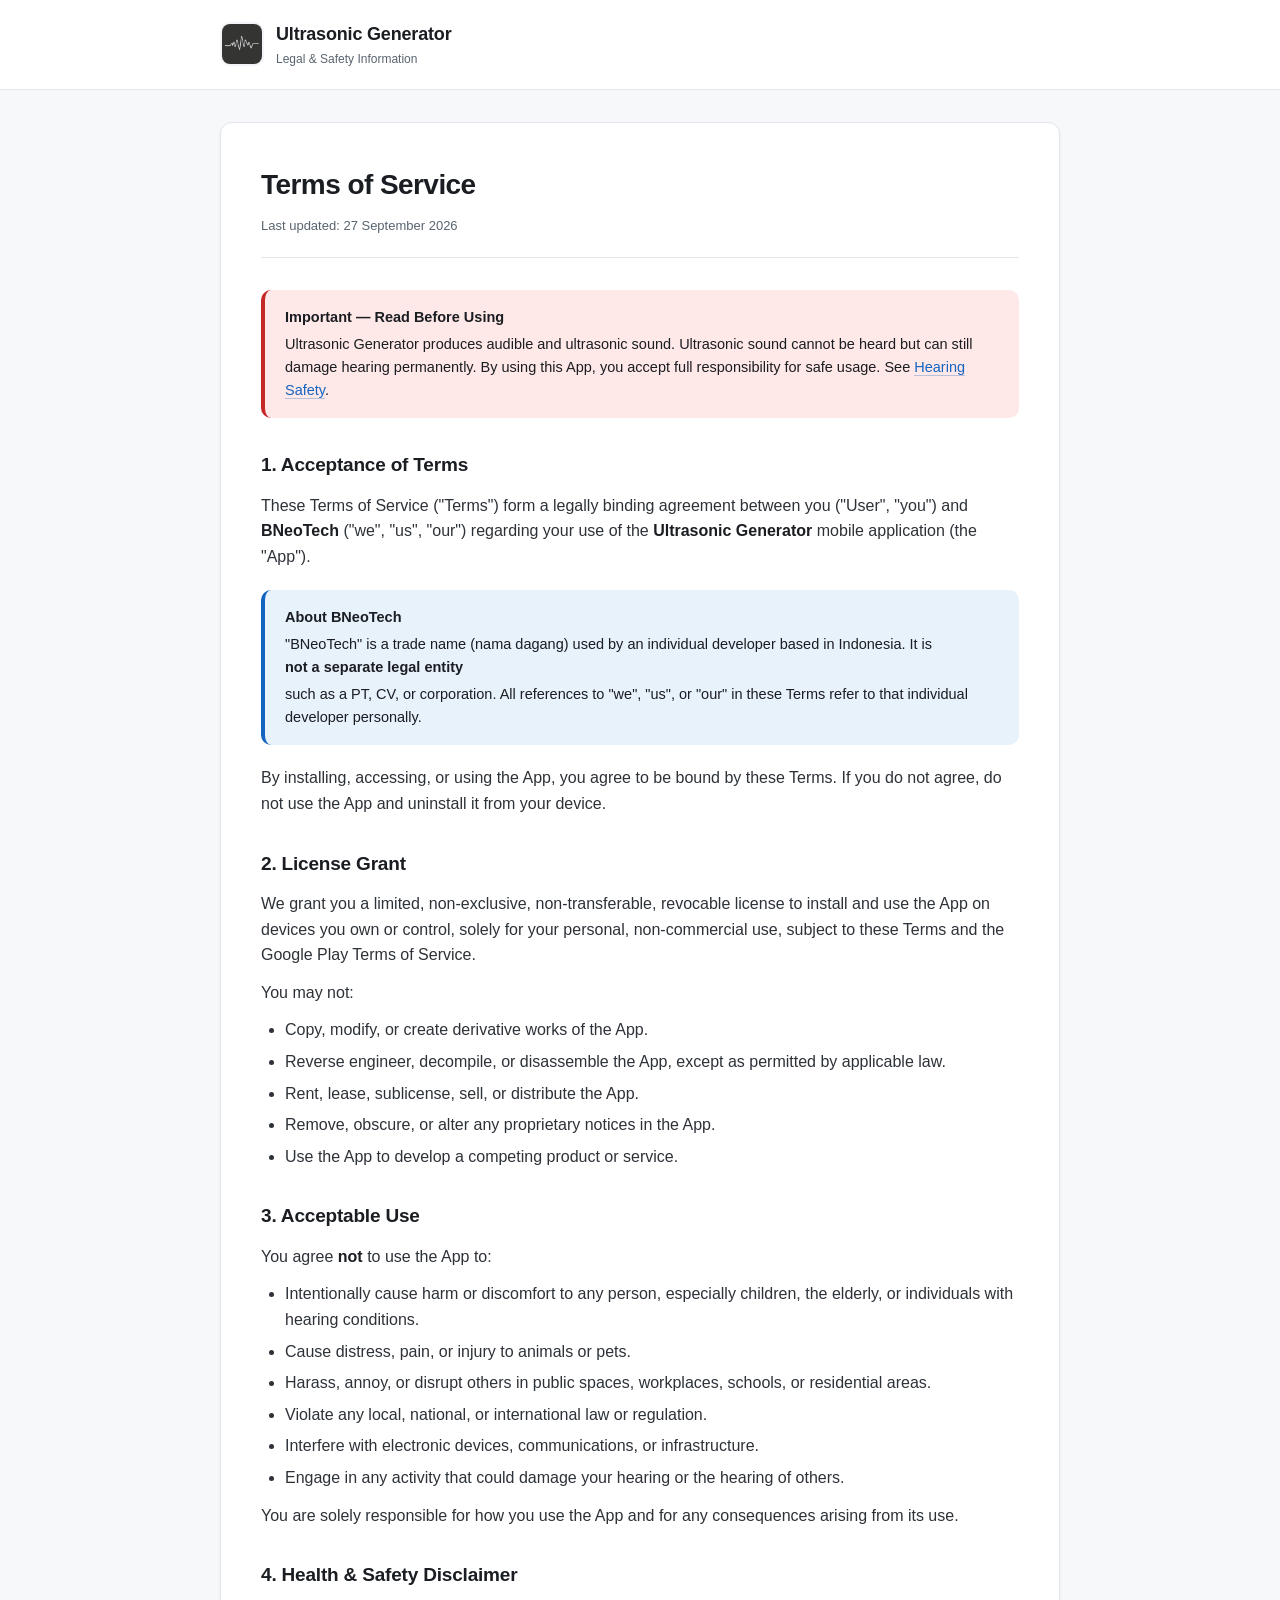
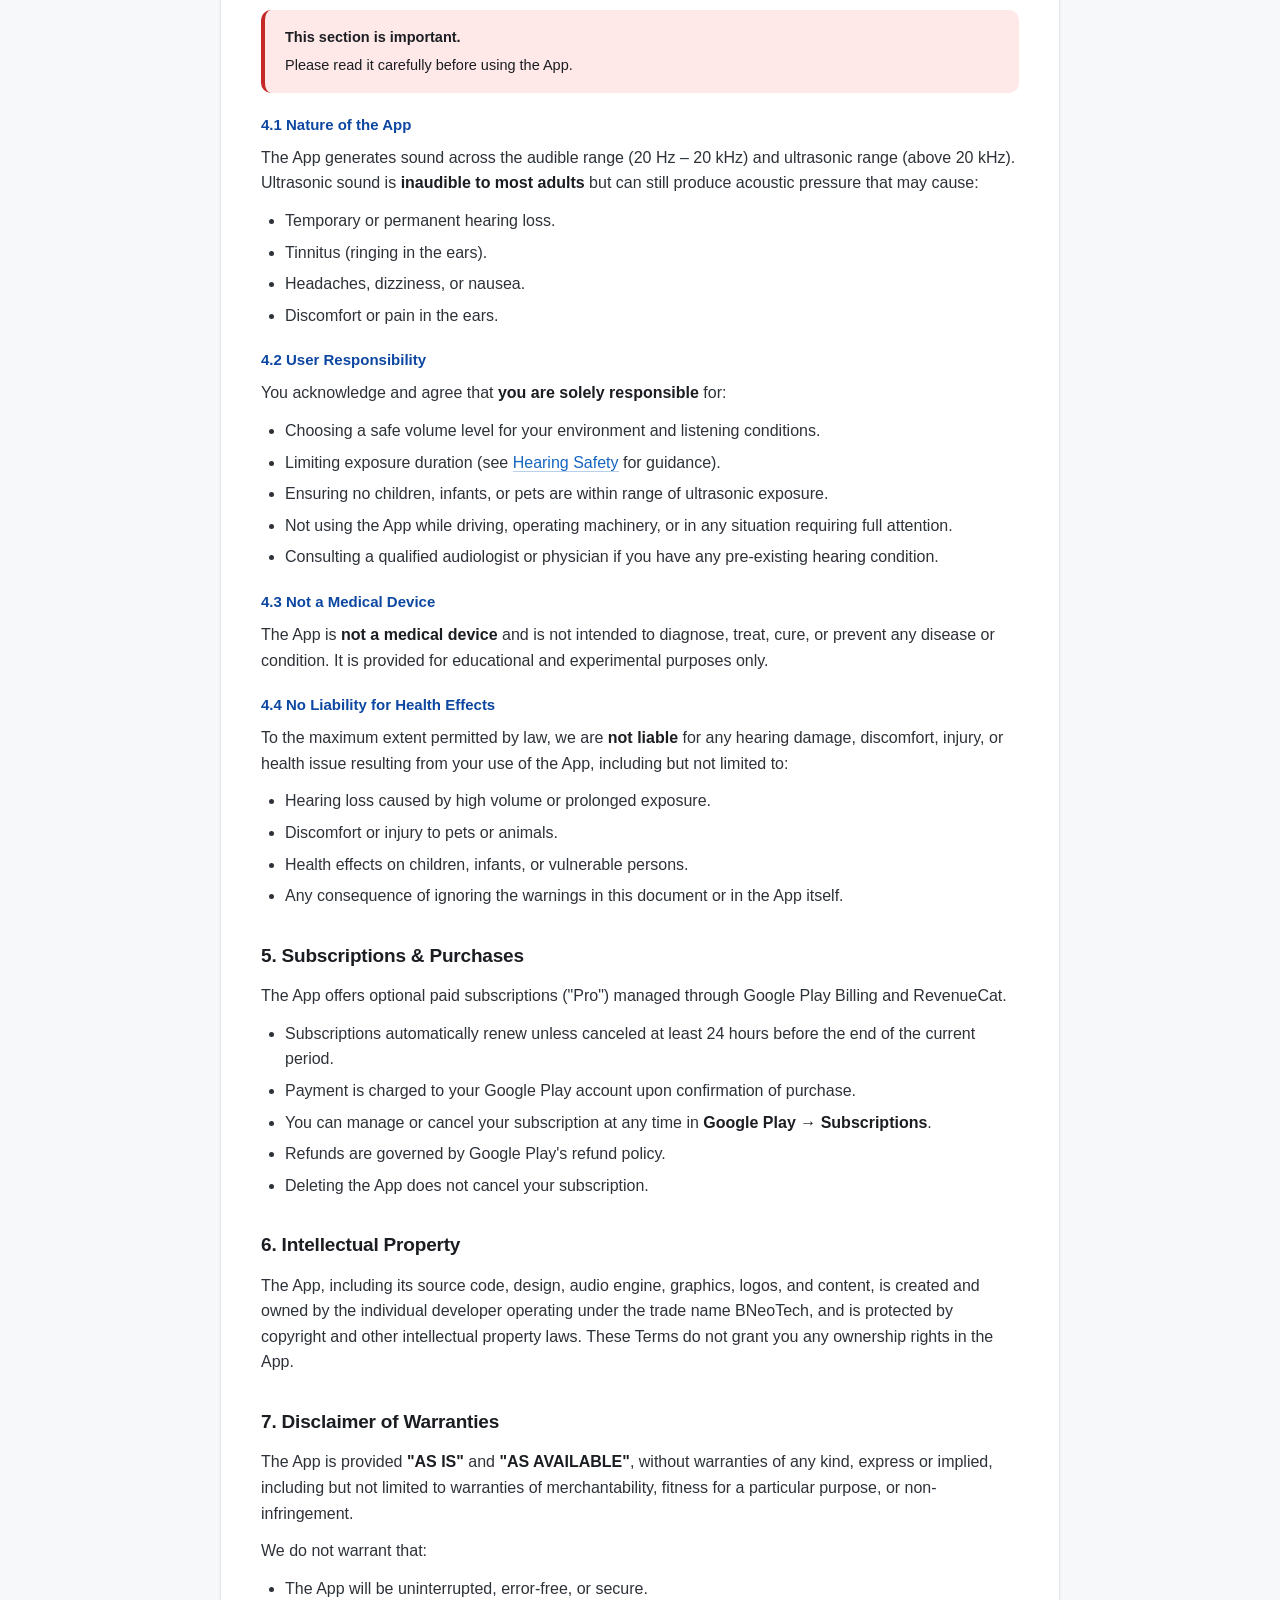
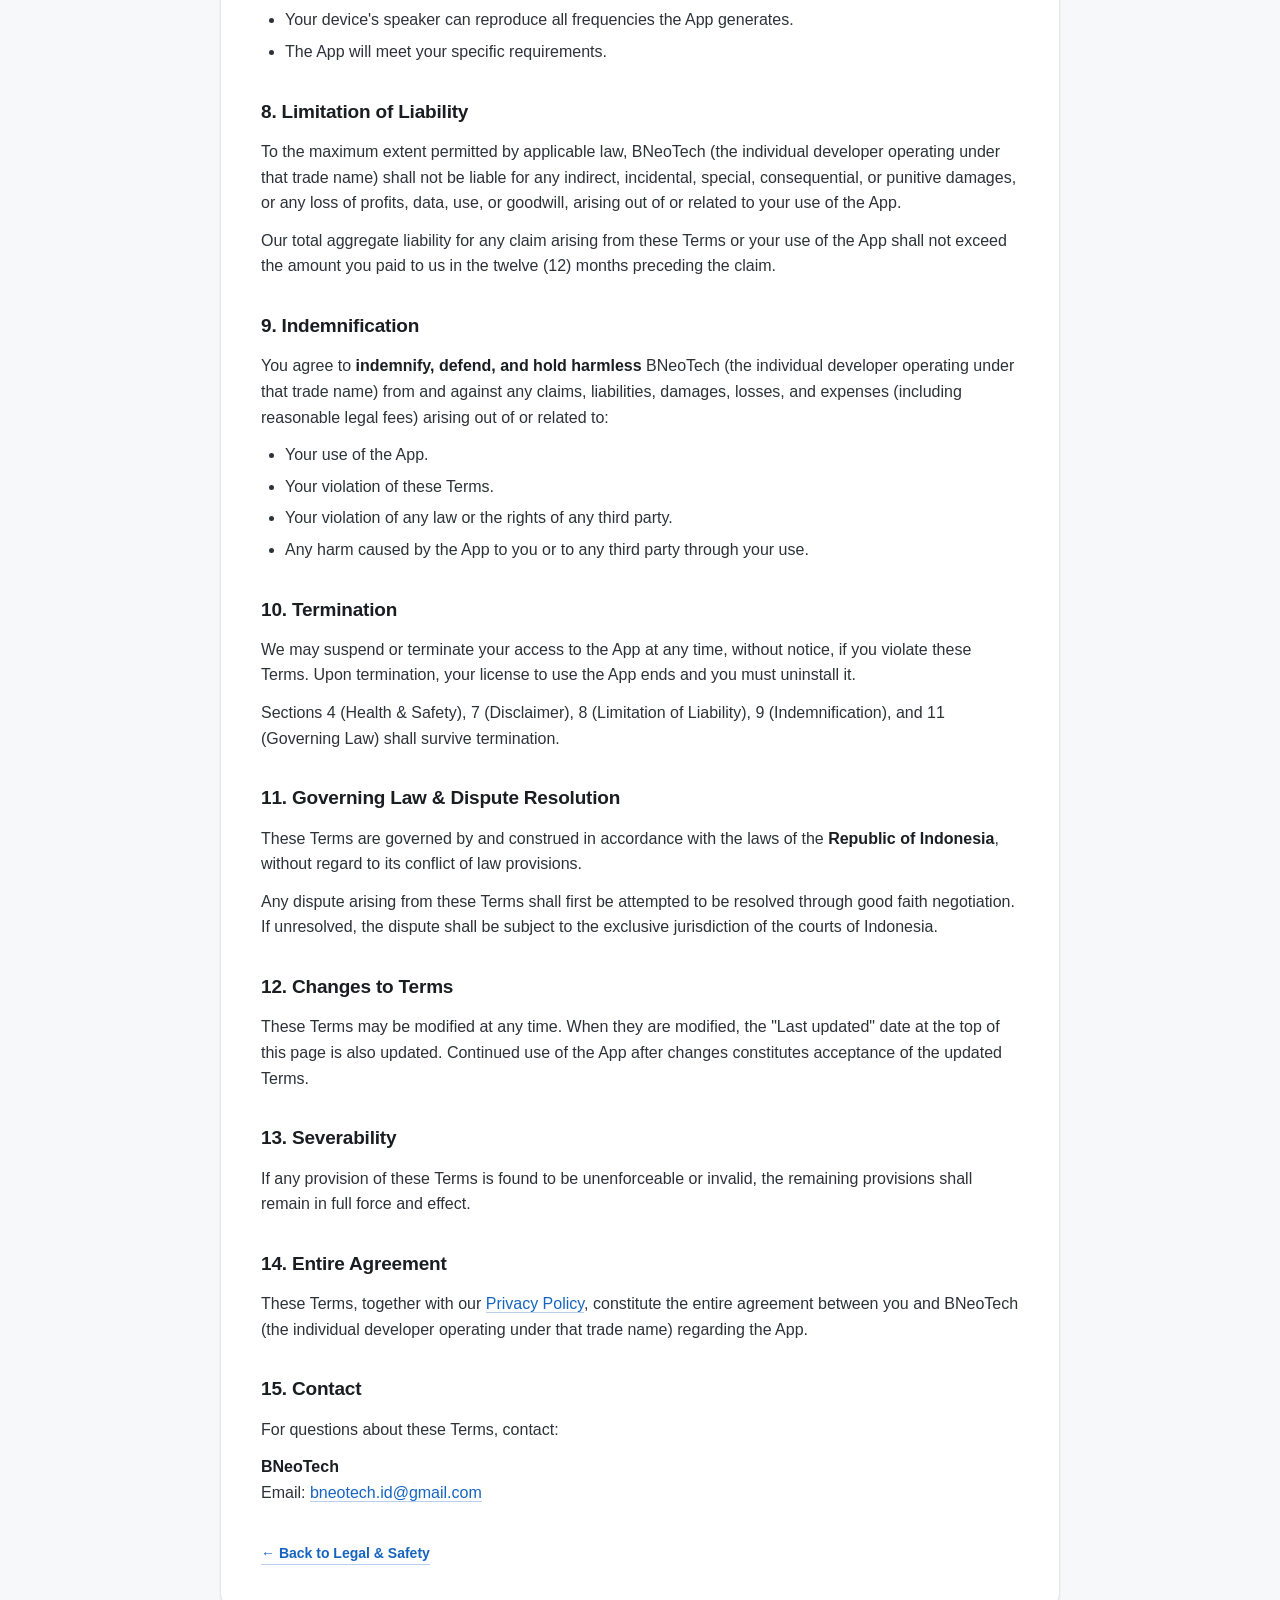
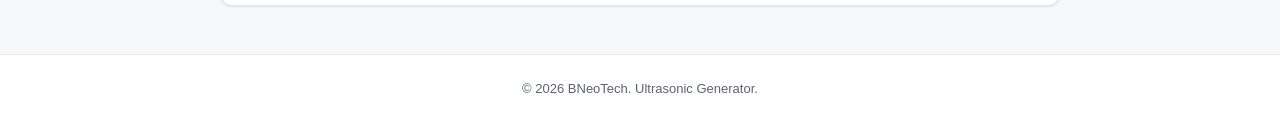
<file: terms.html>
<!DOCTYPE html>
<html lang="en">
<head>
    <meta charset="UTF-8">
    <meta name="viewport" content="width=device-width, initial-scale=1.0">
    <title>Terms of Service — Ultrasonic Generator</title>
    <meta name="description" content="Terms of Service for the Ultrasonic Generator mobile application.">
    <link rel="icon" type="image/png" href="logo.png">
    <link rel="apple-touch-icon" href="logo.png">
    <link rel="stylesheet" href="style.css">
</head>
<body>
    <header class="site-header">
        <div class="container">
            <a class="brand" href="index.html">
                <img class="brand-logo" src="logo.png" alt="Ultrasonic Generator logo">
                <div>
                    <h1>Ultrasonic Generator</h1>
                    <p class="brand-sub">Legal &amp; Safety Information</p>
                </div>
            </a>
        </div>
    </header>

    <main class="container">
        <article class="doc">
            <h1>Terms of Service</h1>
            <p class="meta">Last updated: 27 September 2026</p>

            <div class="callout callout-danger">
                <strong>Important — Read Before Using</strong>
                Ultrasonic Generator produces audible and ultrasonic sound.
                Ultrasonic sound cannot be heard but can still damage hearing
                permanently. By using this App, you accept full responsibility
                for safe usage. See <a href="safety.html">Hearing Safety</a>.
            </div>

            <h2>1. Acceptance of Terms</h2>
            <p>
                These Terms of Service ("Terms") form a legally binding agreement
                between you ("User", "you") and <strong>BNeoTech</strong>
                ("we", "us", "our") regarding your use of the
                <strong>Ultrasonic Generator</strong> mobile application (the "App").
            </p>
            <div class="callout callout-info">
                <strong>About BNeoTech</strong>
                "BNeoTech" is a trade name (nama dagang) used by an individual
                developer based in Indonesia. It is <strong>not a separate legal
                entity</strong> such as a PT, CV, or corporation. All references
                to "we", "us", or "our" in these Terms refer to that individual
                developer personally.
            </div>
            <p>
                By installing, accessing, or using the App, you agree to be bound
                by these Terms. If you do not agree, do not use the App and
                uninstall it from your device.
            </p>

            <h2>2. License Grant</h2>
            <p>
                We grant you a limited, non-exclusive, non-transferable,
                revocable license to install and use the App on devices you own
                or control, solely for your personal, non-commercial use,
                subject to these Terms and the Google Play Terms of Service.
            </p>
            <p>
                You may not:
            </p>
            <ul>
                <li>Copy, modify, or create derivative works of the App.</li>
                <li>Reverse engineer, decompile, or disassemble the App, except as permitted by applicable law.</li>
                <li>Rent, lease, sublicense, sell, or distribute the App.</li>
                <li>Remove, obscure, or alter any proprietary notices in the App.</li>
                <li>Use the App to develop a competing product or service.</li>
            </ul>

            <h2>3. Acceptable Use</h2>
            <p>You agree <strong>not</strong> to use the App to:</p>
            <ul>
                <li>Intentionally cause harm or discomfort to any person,
                    especially children, the elderly, or individuals with
                    hearing conditions.</li>
                <li>Cause distress, pain, or injury to animals or pets.</li>
                <li>Harass, annoy, or disrupt others in public spaces, workplaces,
                    schools, or residential areas.</li>
                <li>Violate any local, national, or international law or
                    regulation.</li>
                <li>Interfere with electronic devices, communications, or
                    infrastructure.</li>
                <li>Engage in any activity that could damage your hearing or the
                    hearing of others.</li>
            </ul>
            <p>
                You are solely responsible for how you use the App and for any
                consequences arising from its use.
            </p>

            <h2>4. Health &amp; Safety Disclaimer</h2>
            <div class="callout callout-danger">
                <strong>This section is important.</strong>
                Please read it carefully before using the App.
            </div>

            <h3>4.1 Nature of the App</h3>
            <p>
                The App generates sound across the audible range (20 Hz – 20 kHz)
                and ultrasonic range (above 20 kHz). Ultrasonic sound is
                <strong>inaudible to most adults</strong> but can still produce
                acoustic pressure that may cause:
            </p>
            <ul>
                <li>Temporary or permanent hearing loss.</li>
                <li>Tinnitus (ringing in the ears).</li>
                <li>Headaches, dizziness, or nausea.</li>
                <li>Discomfort or pain in the ears.</li>
            </ul>

            <h3>4.2 User Responsibility</h3>
            <p>
                You acknowledge and agree that <strong>you are solely
                responsible</strong> for:
            </p>
            <ul>
                <li>Choosing a safe volume level for your environment and
                    listening conditions.</li>
                <li>Limiting exposure duration (see
                    <a href="safety.html">Hearing Safety</a> for guidance).</li>
                <li>Ensuring no children, infants, or pets are within range of
                    ultrasonic exposure.</li>
                <li>Not using the App while driving, operating machinery, or in
                    any situation requiring full attention.</li>
                <li>Consulting a qualified audiologist or physician if you have
                    any pre-existing hearing condition.</li>
            </ul>

            <h3>4.3 Not a Medical Device</h3>
            <p>
                The App is <strong>not a medical device</strong> and is not
                intended to diagnose, treat, cure, or prevent any disease or
                condition. It is provided for educational and experimental
                purposes only.
            </p>

            <h3>4.4 No Liability for Health Effects</h3>
            <p>
                To the maximum extent permitted by law, we are
                <strong>not liable</strong> for any hearing damage, discomfort,
                injury, or health issue resulting from your use of the App,
                including but not limited to:
            </p>
            <ul>
                <li>Hearing loss caused by high volume or prolonged exposure.</li>
                <li>Discomfort or injury to pets or animals.</li>
                <li>Health effects on children, infants, or vulnerable persons.</li>
                <li>Any consequence of ignoring the warnings in this document
                    or in the App itself.</li>
            </ul>

            <h2>5. Subscriptions &amp; Purchases</h2>
            <p>
                The App offers optional paid subscriptions ("Pro") managed
                through Google Play Billing and RevenueCat.
            </p>
            <ul>
                <li>Subscriptions automatically renew unless canceled at least
                    24 hours before the end of the current period.</li>
                <li>Payment is charged to your Google Play account upon
                    confirmation of purchase.</li>
                <li>You can manage or cancel your subscription at any time in
                    <strong>Google Play → Subscriptions</strong>.</li>
                <li>Refunds are governed by Google Play's refund policy.</li>
                <li>Deleting the App does not cancel your subscription.</li>
            </ul>

            <h2>6. Intellectual Property</h2>
            <p>
                The App, including its source code, design, audio engine,
                graphics, logos, and content, is created and owned by the
                individual developer operating under the trade name BNeoTech,
                and is protected by copyright and other intellectual property
                laws. These Terms do not grant you any ownership rights in the
                App.
            </p>

            <h2>7. Disclaimer of Warranties</h2>
            <p>
                The App is provided <strong>"AS IS"</strong> and
                <strong>"AS AVAILABLE"</strong>, without warranties of any kind,
                express or implied, including but not limited to warranties of
                merchantability, fitness for a particular purpose, or
                non-infringement.
            </p>
            <p>
                We do not warrant that:
            </p>
            <ul>
                <li>The App will be uninterrupted, error-free, or secure.</li>
                <li>Your device's speaker can reproduce all frequencies the App
                    generates.</li>
                <li>The App will meet your specific requirements.</li>
            </ul>

            <h2>8. Limitation of Liability</h2>
            <p>
                To the maximum extent permitted by applicable law, BNeoTech (the
                individual developer operating under that trade name) shall not
                be liable for any indirect, incidental, special, consequential,
                or punitive damages, or any loss of profits, data, use, or
                goodwill, arising out of or related to your use of the App.
            </p>
            <p>
                Our total aggregate liability for any claim arising from these
                Terms or your use of the App shall not exceed the amount you
                paid to us in the twelve (12) months preceding the claim.
            </p>

            <h2>9. Indemnification</h2>
            <p>
                You agree to <strong>indemnify, defend, and hold harmless</strong>
                BNeoTech (the individual developer operating under that trade
                name) from and against any claims, liabilities, damages, losses,
                and expenses (including reasonable legal fees) arising out of or
                related to:
            </p>
            <ul>
                <li>Your use of the App.</li>
                <li>Your violation of these Terms.</li>
                <li>Your violation of any law or the rights of any third party.</li>
                <li>Any harm caused by the App to you or to any third party
                    through your use.</li>
            </ul>

            <h2>10. Termination</h2>
            <p>
                We may suspend or terminate your access to the App at any time,
                without notice, if you violate these Terms. Upon termination,
                your license to use the App ends and you must uninstall it.
            </p>
            <p>
                Sections 4 (Health &amp; Safety), 7 (Disclaimer), 8 (Limitation
                of Liability), 9 (Indemnification), and 11 (Governing Law) shall
                survive termination.
            </p>

            <h2>11. Governing Law &amp; Dispute Resolution</h2>
            <p>
                These Terms are governed by and construed in accordance with the
                laws of the <strong>Republic of Indonesia</strong>, without
                regard to its conflict of law provisions.
            </p>
            <p>
                Any dispute arising from these Terms shall first be attempted to
                be resolved through good faith negotiation. If unresolved, the
                dispute shall be subject to the exclusive jurisdiction of the
                courts of Indonesia.
            </p>

            <h2>12. Changes to Terms</h2>
            <p>
                These Terms may be modified at any time. When they are
                modified, the "Last updated" date at the top of this page is
                also updated. Continued use of the App after changes
                constitutes acceptance of the updated Terms.
            </p>

            <h2>13. Severability</h2>
            <p>
                If any provision of these Terms is found to be unenforceable or
                invalid, the remaining provisions shall remain in full force
                and effect.
            </p>

            <h2>14. Entire Agreement</h2>
            <p>
                These Terms, together with our <a href="privacy.html">Privacy
                Policy</a>, constitute the entire agreement between you and
                BNeoTech (the individual developer operating under that trade
                name) regarding the App.
            </p>

            <h2>15. Contact</h2>
            <p>
                For questions about these Terms, contact:
            </p>
            <p>
                <strong>BNeoTech</strong><br>
                Email: <a href="mailto:bneotech.id@gmail.com">bneotech.id@gmail.com</a>
            </p>

            <a class="back-link" href="index.html">← Back to Legal &amp; Safety</a>
        </article>
    </main>

    <footer class="site-footer">
        <div class="container">
            <p>&copy; 2026 BNeoTech. Ultrasonic Generator.</p>
        </div>
    </footer>
</body>
</html>
</file>
<file: style.css>
/* ── Reset ────────────────────────────────────────────────────────── */
*, *::before, *::after { box-sizing: border-box; margin: 0; padding: 0; }

:root {
    --bg: #f7f8fa;
    --surface: #ffffff;
    --text: #1a1d21;
    --text-muted: #5a6470;
    --primary: #1565c0;
    --primary-dark: #0d47a1;
    --warning: #e65100;
    --warning-bg: #fff4e6;
    --border: #e4e7eb;
    --radius: 12px;
    --shadow-sm: 0 1px 3px rgba(0,0,0,0.04), 0 1px 2px rgba(0,0,0,0.06);
    --shadow-md: 0 4px 12px rgba(0,0,0,0.06), 0 2px 4px rgba(0,0,0,0.04);
    --shadow-lg: 0 8px 24px rgba(0,0,0,0.08), 0 4px 8px rgba(0,0,0,0.05);
}

html { scroll-behavior: smooth; }

body {
    font-family: -apple-system, BlinkMacSystemFont, "Segoe UI", Roboto,
                 "Helvetica Neue", Arial, sans-serif;
    background: var(--bg);
    color: var(--text);
    line-height: 1.6;
    font-size: 16px;
    -webkit-font-smoothing: antialiased;
}

.container {
    max-width: 880px;
    margin: 0 auto;
    padding: 0 20px;
}

/* ── Header ──────────────────────────────────────────────────────── */
.site-header {
    background: var(--surface);
    border-bottom: 1px solid var(--border);
    padding: 20px 0;
    position: sticky;
    top: 0;
    z-index: 10;
}

.brand {
    display: flex;
    align-items: center;
    gap: 12px;
    text-decoration: none;
    color: inherit;
}

.brand-logo {
    width: 44px;
    height: 44px;
    border-radius: 10px;
    object-fit: contain;
    flex-shrink: 0;
    background: #f2f4f7;
    padding: 2px;
}

.brand h1 {
    font-size: 18px;
    font-weight: 700;
    letter-spacing: -0.01em;
}

.brand-sub {
    font-size: 12px;
    color: var(--text-muted);
    margin-top: 1px;
}

/* ── Hero ────────────────────────────────────────────────────────── */
.hero {
    text-align: center;
    padding: 48px 0 32px;
}

.hero-logo {
    width: 96px;
    height: 96px;
    border-radius: 20px;
    margin-bottom: 20px;
    object-fit: contain;
    box-shadow: var(--shadow-md);
}

.hero h2 {
    font-size: 30px;
    font-weight: 800;
    letter-spacing: -0.02em;
    margin-bottom: 12px;
}

.hero p {
    color: var(--text-muted);
    max-width: 560px;
    margin: 0 auto;
    font-size: 15px;
}

/* ── Card Grid ───────────────────────────────────────────────────── */
.card-grid {
    display: grid;
    grid-template-columns: repeat(auto-fit, minmax(240px, 1fr));
    gap: 16px;
    margin: 32px 0 48px;
}

.card {
    display: block;
    background: var(--surface);
    border: 1px solid var(--border);
    border-radius: var(--radius);
    padding: 24px;
    text-decoration: none;
    color: var(--text);
    box-shadow: var(--shadow-sm);
    transition: transform .18s ease, box-shadow .18s ease, border-color .18s ease;
}

.card:hover {
    transform: translateY(-2px);
    box-shadow: var(--shadow-md);
    border-color: #cdd5dd;
}

.card-icon {
    font-size: 32px;
    margin-bottom: 12px;
}

.card h3 {
    font-size: 17px;
    font-weight: 700;
    margin-bottom: 6px;
}

.card p {
    font-size: 14px;
    color: var(--text-muted);
    margin-bottom: 12px;
}

.card-link {
    font-size: 13px;
    font-weight: 600;
    color: var(--primary);
}

.card-safety {
    border-color: #ffd9b3;
    background: linear-gradient(180deg, #ffffff 0%, #fff9f3 100%);
}

.card-safety .card-link { color: var(--warning); }

/* ── Contact ─────────────────────────────────────────────────────── */
.contact {
    background: var(--surface);
    border: 1px solid var(--border);
    border-radius: var(--radius);
    padding: 24px;
    margin-bottom: 48px;
    box-shadow: var(--shadow-sm);
}

.contact h3 {
    font-size: 16px;
    margin-bottom: 8px;
}

.contact p { font-size: 14px; }

.muted {
    color: var(--text-muted);
    font-size: 12px !important;
    margin-top: 8px;
}

/* ── Footer ──────────────────────────────────────────────────────── */
.site-footer {
    background: var(--surface);
    border-top: 1px solid var(--border);
    padding: 24px 0;
    text-align: center;
    font-size: 13px;
    color: var(--text-muted);
}

/* ── Document page (privacy/terms/safety) ────────────────────────── */
.doc {
    background: var(--surface);
    border: 1px solid var(--border);
    border-radius: var(--radius);
    padding: 40px;
    margin: 32px 0 48px;
    box-shadow: var(--shadow-sm);
}

.doc h1 {
    font-size: 28px;
    font-weight: 800;
    letter-spacing: -0.02em;
    margin-bottom: 8px;
}

.doc .meta {
    color: var(--text-muted);
    font-size: 13px;
    margin-bottom: 32px;
    padding-bottom: 20px;
    border-bottom: 1px solid var(--border);
}

.doc h2 {
    font-size: 19px;
    font-weight: 700;
    margin-top: 32px;
    margin-bottom: 12px;
    letter-spacing: -0.01em;
}

.doc h3 {
    font-size: 15px;
    font-weight: 700;
    margin-top: 20px;
    margin-bottom: 8px;
    color: var(--primary-dark);
}

.doc p {
    margin-bottom: 12px;
    color: #2d3238;
}

.doc ul, .doc ol {
    margin: 12px 0 12px 24px;
}

.doc li {
    margin-bottom: 6px;
    color: #2d3238;
}

.doc strong { font-weight: 700; color: var(--text); }

.doc a {
    color: var(--primary);
    text-decoration: none;
    border-bottom: 1px solid rgba(21,101,192,0.3);
}

.doc a:hover { border-bottom-color: var(--primary); }

/* Callout boxes */
.callout {
    padding: 16px 20px;
    border-radius: 10px;
    margin: 20px 0;
    font-size: 14.5px;
    border-left: 4px solid;
}

.callout-info {
    background: #e8f2fb;
    border-color: var(--primary);
}

.callout-warning {
    background: var(--warning-bg);
    border-color: var(--warning);
}

.callout-danger {
    background: #ffe8e8;
    border-color: #c62828;
}

.callout strong { display: block; margin-bottom: 4px; font-weight: 700; }

/* Table */
.doc table {
    width: 100%;
    border-collapse: collapse;
    margin: 16px 0;
    font-size: 14px;
}

.doc th, .doc td {
    padding: 10px 12px;
    text-align: left;
    border-bottom: 1px solid var(--border);
    vertical-align: top;
}

.doc th {
    background: #f2f4f7;
    font-weight: 600;
    font-size: 13px;
}

/* ── Back link ───────────────────────────────────────────────────── */
.back-link {
    display: inline-flex;
    align-items: center;
    gap: 6px;
    margin-top: 24px;
    font-size: 14px;
    font-weight: 600;
    color: var(--primary);
    text-decoration: none;
}

.back-link:hover { text-decoration: underline; }

/* ── Responsive ──────────────────────────────────────────────────── */
@media (max-width: 600px) {
    .doc { padding: 24px 20px; }
    .hero h2 { font-size: 24px; }
    .hero-logo { width: 72px; height: 72px; border-radius: 16px; }
    .brand-logo { width: 36px; height: 36px; }
    .doc h1 { font-size: 22px; }
    .doc h2 { font-size: 17px; }
}
</file>
